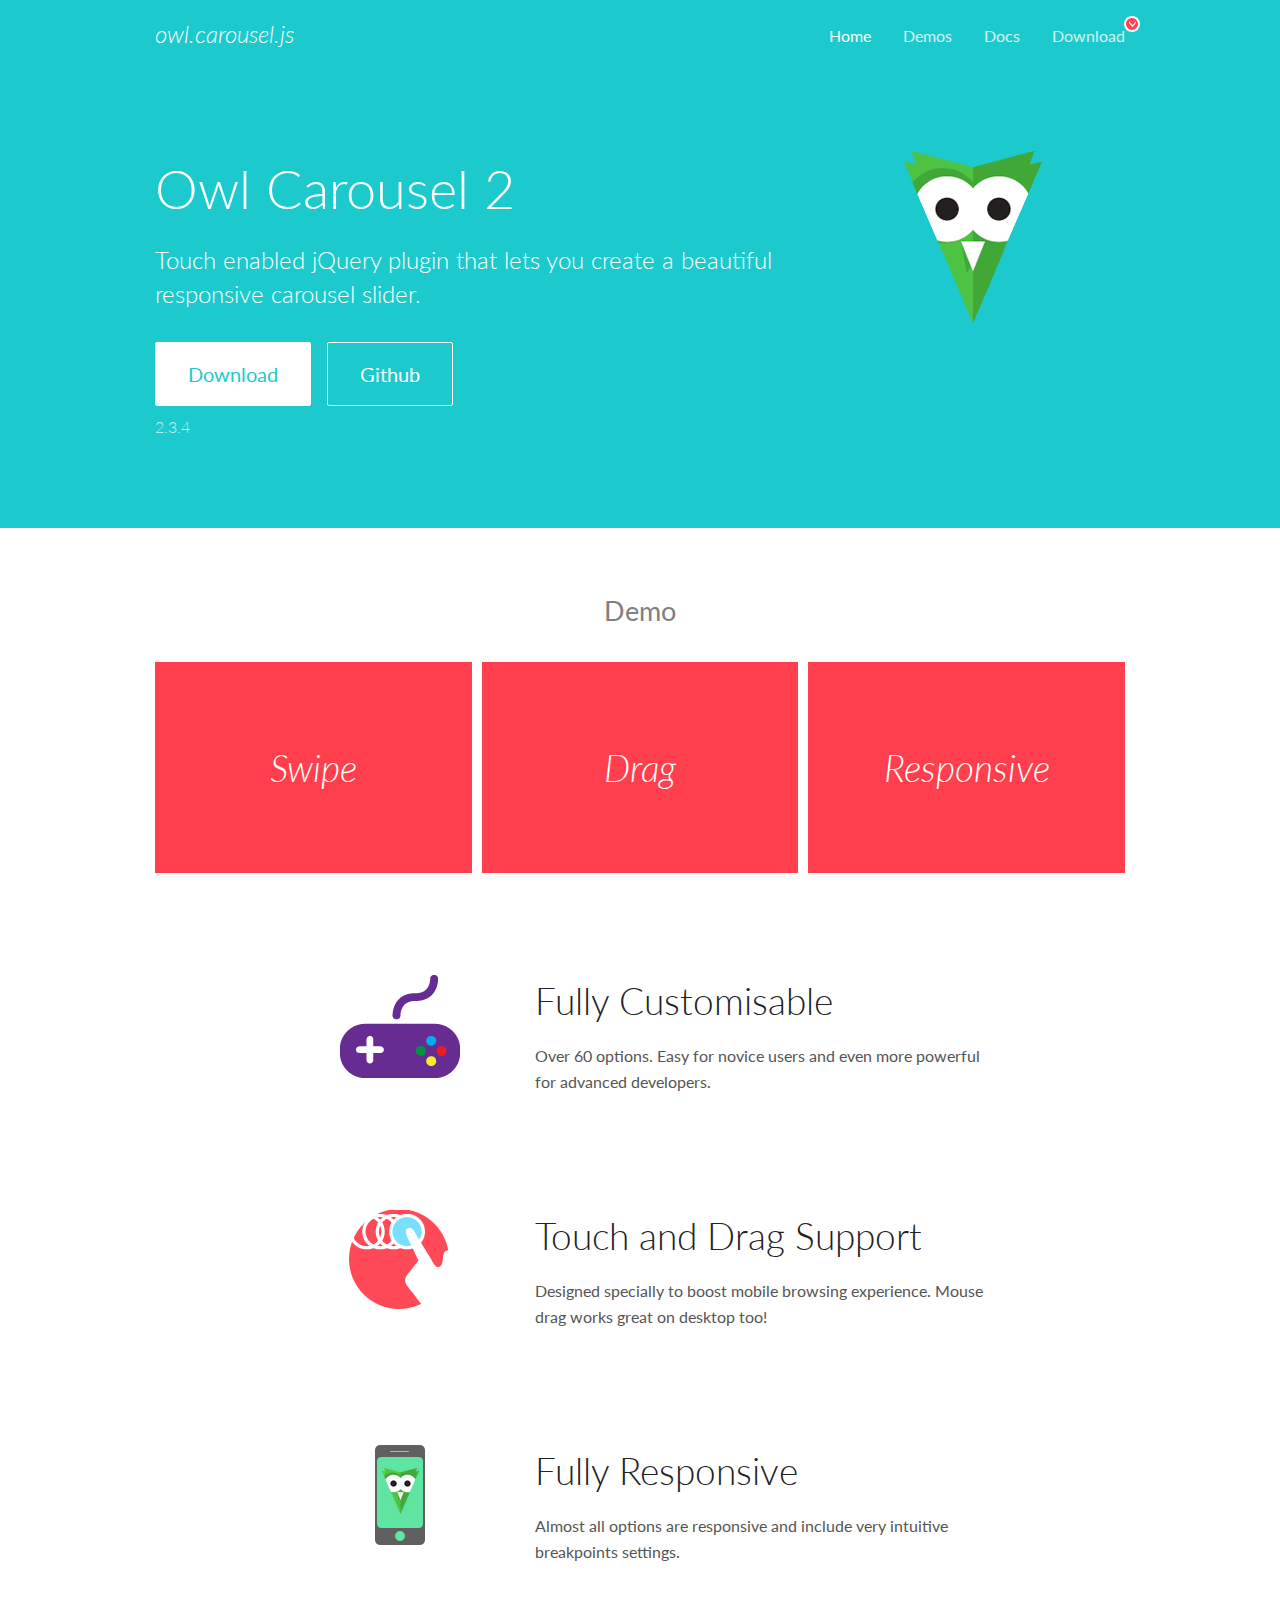
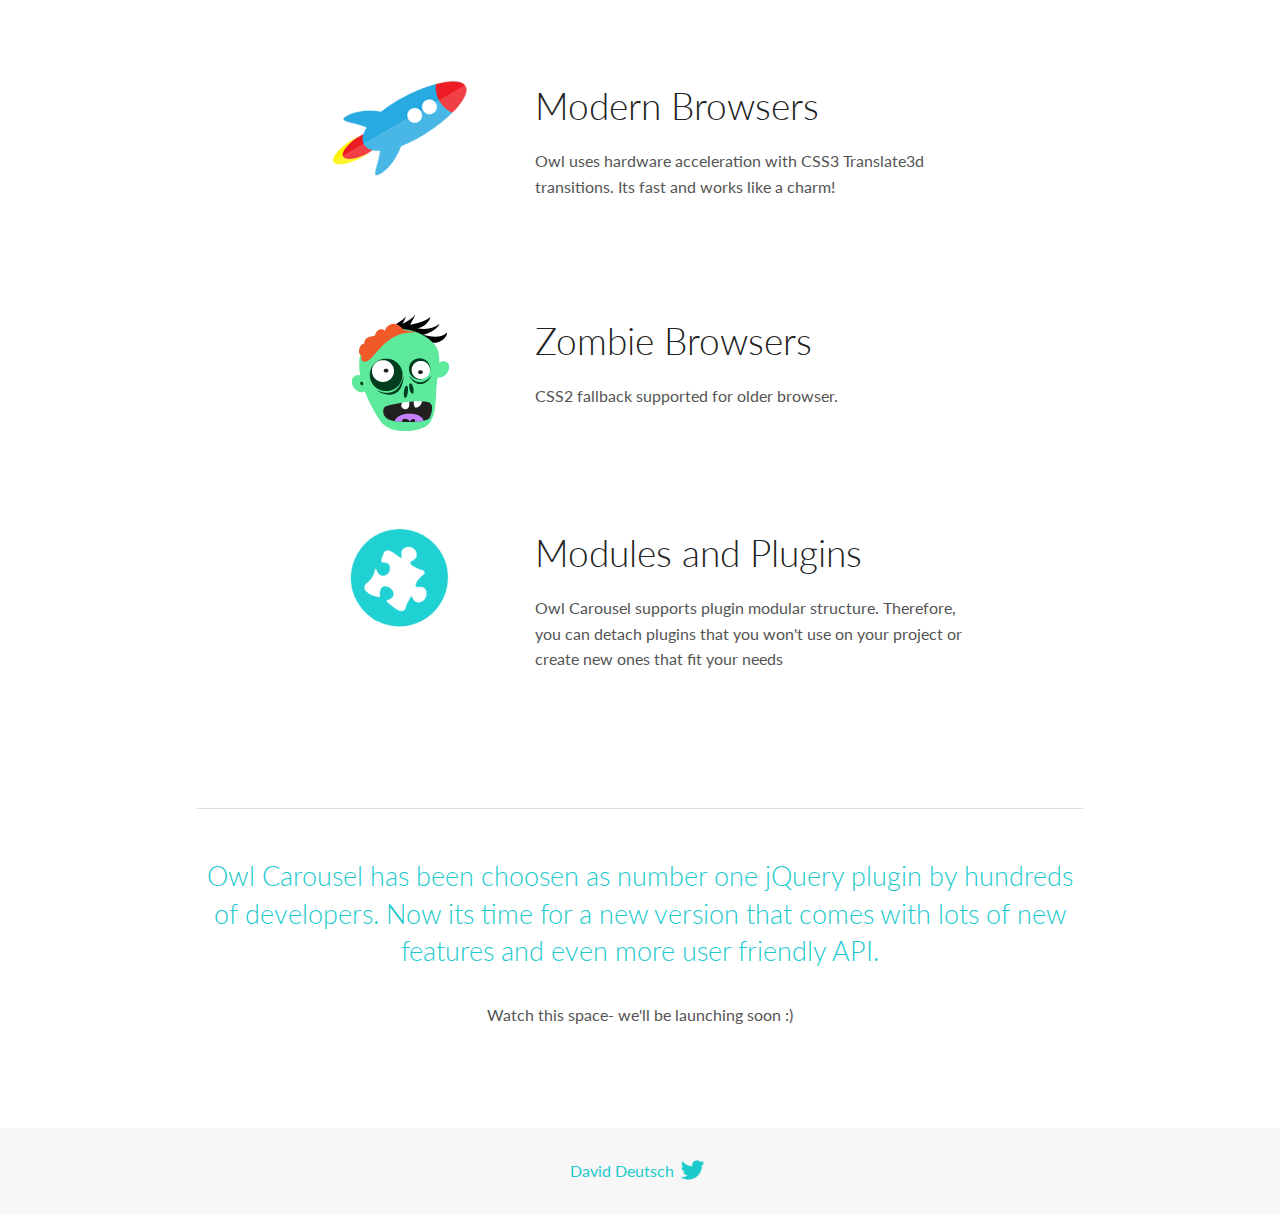
<file: OwlCarousel/docs/index.html>
<!DOCTYPE html>
<html lang="en">
  <head>

    <!-- head -->
    <meta charset="utf-8">
    <meta name="msapplication-tap-highlight" content="no" />
    <meta name="viewport" content="width=device-width, initial-scale=1.0" />
    <meta name="description" content="Touch enabled jQuery plugin that lets you create beautiful responsive carousel slider.">
    <meta name="author" content="David Deutsch">
    <title>
      Home | Owl Carousel | 2.3.4
    </title>

    <!-- Stylesheets -->
    <link href='https://fonts.googleapis.com/css?family=Lato:300,400,700,400italic,300italic' rel='stylesheet' type='text/css'>
    <link rel="stylesheet" href="assets/css/docs.theme.min.css">

    <!-- Owl Stylesheets -->
    <link rel="stylesheet" href="assets/owlcarousel/assets/owl.carousel.min.css">
    <link rel="stylesheet" href="assets/owlcarousel/assets/owl.theme.default.min.css">

    <!-- HTML5 shim and Respond.js IE8 support of HTML5 elements and media queries -->

    <!--[if lt IE 9]>
      <script src="https://oss.maxcdn.com/libs/html5shiv/3.7.0/html5shiv.js"></script>
      <script src="https://oss.maxcdn.com/libs/respond.js/1.3.0/respond.min.js"></script>
    <![endif]-->

    <!-- Favicons -->
    <link rel="apple-touch-icon-precomposed" sizes="144x144" href="assets/ico/apple-touch-icon-144-precomposed.png">
    <link rel="shortcut icon" href="assets/ico/favicon.png">
    <link rel="shortcut icon" href="favicon.ico">

    <!-- Yeah i know js should not be in header. Its required for demos.-->

    <!-- javascript -->
    <script src="assets/vendors/jquery.min.js"></script>
    <script src="assets/owlcarousel/owl.carousel.js"></script>
  </head>
  <body>

    <!-- header -->
    <header class="header">
      <div class="row">
        <div class="large-12 columns">
          <div class="brand left">
            <h3>
              <a href="/OwlCarousel2/">owl.carousel.js</a> 
            </h3>
          </div>
          <a id="toggle-nav" class="right">
            <span></span> <span></span> <span></span> 
          </a> 
          <div class="nav-bar">
            <ul class="clearfix">
              <li class="active">
                <a href="/OwlCarousel2/index.html">Home</a> 
              </li>
              <li> <a href="/OwlCarousel2/demos/demos.html">Demos</a>  </li>
              <li> <a href="/OwlCarousel2/docs/started-welcome.html">Docs</a>  </li>
              <li>
                <a href="https://github.com/OwlCarousel2/OwlCarousel2/archive/2.3.4.zip">Download</a> 
                <span class="download"></span> 
              </li>
            </ul>
          </div>
        </div>
      </div>
    </header>

    <!-- home panel -->
    <section id="hero">
      <div class="row">
        <div class="large-8 medium-8 columns">
          <h1>Owl Carousel 2</h1>
          <h4>Touch enabled jQuery plugin that lets you create a beautiful responsive carousel slider.</h4>
          <a href="https://github.com/OwlCarousel2/OwlCarousel2/archive/2.3.4.zip" class="hero-button">Download</a> 
          <a href="https://github.com/OwlCarousel2/OwlCarousel2" class="hero-button outline">Github</a> 
          <p>2.3.4</p>
        </div>
        <div class="large-4 medium-4 columns">
          <img class="owl-logo" src="assets/img/owl-logo.png" alt="mr. Owl">
        </div>
      </div>
    </section>

    <!-- body -->
    <div class="home-demo">
      <div class="row">
        <div class="large-12 columns">
          <h3>Demo</h3>
          <div class="owl-carousel">
            <div class="item">
              <h2>Swipe</h2>
            </div>
            <div class="item">
              <h2>Drag</h2>
            </div>
            <div class="item">
              <h2>Responsive</h2>
            </div>
            <div class="item">
              <h2>CSS3</h2>
            </div>
            <div class="item">
              <h2>Fast</h2>
            </div>
            <div class="item">
              <h2>Easy</h2>
            </div>
            <div class="item">
              <h2>Free</h2>
            </div>
            <div class="item">
              <h2>Upgradable</h2>
            </div>
            <div class="item">
              <h2>Tons of options</h2>
            </div>
            <div class="item">
              <h2>Infinity</h2>
            </div>
            <div class="item">
              <h2>Auto Width</h2>
            </div>
          </div>
        </div>
      </div>
    </div>
    <script>
      var owl = $('.owl-carousel');
      owl.owlCarousel({
        margin: 10,
        loop: true,
        responsive: {
          0: {
            items: 1
          },
          600: {
            items: 2
          },
          1000: {
            items: 3
          }
        }
      })
    </script>

    <!-- features -->
    <div id="features">
      <div class="row">
        <div class="small-12 medium-9 small-centered columns">
          <section class="row feature">
            <div class="medium-4 small-12 columns">
              <img src="assets/img/feature-options.png" alt="">
            </div>
            <div class="medium-8 small-12 columns">
              <h2>Fully Customisable</h2>
              <p>Over 60 options. Easy for novice users and even more powerful for advanced developers.</p>
            </div>
          </section>
          <section class="row feature">
            <div class="medium-4 small-12 columns">
              <img src="assets/img/feature-drag.png" alt="">
            </div>
            <div class="medium-8 small-12 columns">
              <h2>Touch and Drag Support</h2>
              <p>Designed specially to boost mobile browsing experience. Mouse drag works great on desktop too!</p>
            </div>
          </section>
          <section class="row feature">
            <div class="medium-4 small-12 columns">
              <img src="assets/img/feature-responsive.png" alt="">
            </div>
            <div class="medium-8 small-12 columns">
              <h2>Fully Responsive</h2>
              <p>Almost all options are responsive and include very intuitive breakpoints settings.</p>
            </div>
          </section>
          <section class="row feature">
            <div class="medium-4 small-12 columns">
              <img src="assets/img/feature-modern.png" alt="">
            </div>
            <div class="medium-8 small-12 columns">
              <h2>Modern Browsers</h2>
              <p>Owl uses hardware acceleration with CSS3 Translate3d transitions. Its fast and works like a charm! </p>
            </div>
          </section>
          <section class="row feature">
            <div class="medium-4 small-12 columns">
              <img src="assets/img/feature-zombie.png" alt="">
            </div>
            <div class="medium-8 small-12 columns">
              <h2>Zombie Browsers</h2>
              <p>CSS2 fallback supported for older browser.</p>
            </div>
          </section>
          <section class="row feature">
            <div class="medium-4 small-12 columns">
              <img src="assets/img/feature-module.png" alt="">
            </div>
            <div class="medium-8 small-12 columns">
              <h2>Modules and Plugins</h2>
              <p>Owl Carousel supports plugin modular structure. Therefore, you can detach plugins that you won&#x27;t use on your project or create new ones that fit your needs</p>
            </div>
          </section>
        </div>
      </div>
    </div>

    <!-- footer -->
    <section id="teaser-text">
      <div class="row">
        <div class="small-12 medium-11 small-centered columns">
          <hr>
          <h3 id="owl-carousel-has-been-choosen-as-number-one-jquery-plugin-by-hundreds-of-developers-now-its-time-for-a-new-version-that-comes-with-lots-of-new-features-and-even-more-user-friendly-api-">Owl Carousel has been choosen as number one jQuery plugin by hundreds of developers. Now its time for a new version that comes with lots of new features and even more user friendly API.</h3>
          <p>Watch this space- we&#39;ll be launching soon :)</p>
        </div>
      </div>
    </section>

    <!-- footer -->
    <footer class="footer">
      <div class="row">
        <div class="large-12 columns">
          <h5>
            <a href="/OwlCarousel2/docs/support-contact.html">David Deutsch</a> 
            <a id="custom-tweet-button" href="https://twitter.com/share?url=https://github.com/OwlCarousel2/OwlCarousel2&text=Owl Carousel - This is so awesome! " target="_blank"></a> 
          </h5>
        </div>
      </div>
    </footer>

    <!-- vendors -->
    <script src="assets/vendors/highlight.js"></script>
    <script src="assets/js/app.js"></script>
  </body>
</html>
</file>
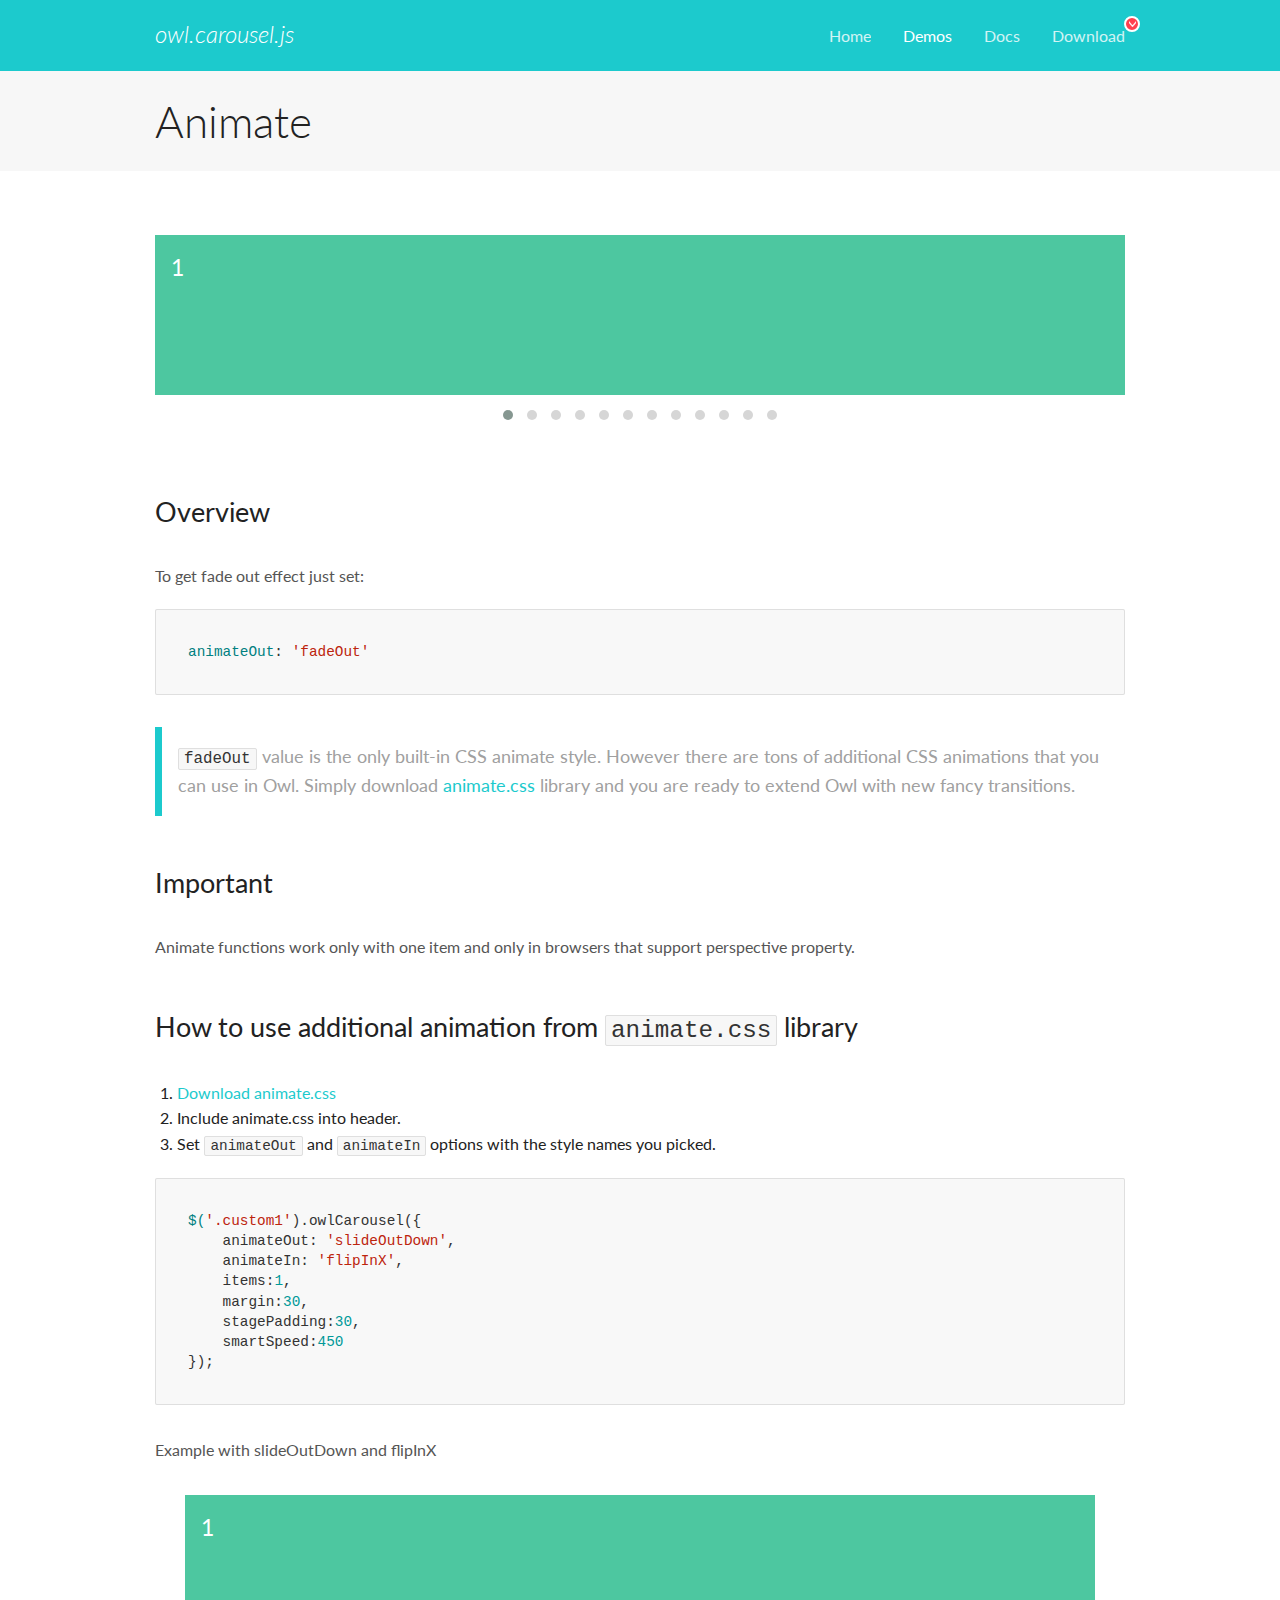
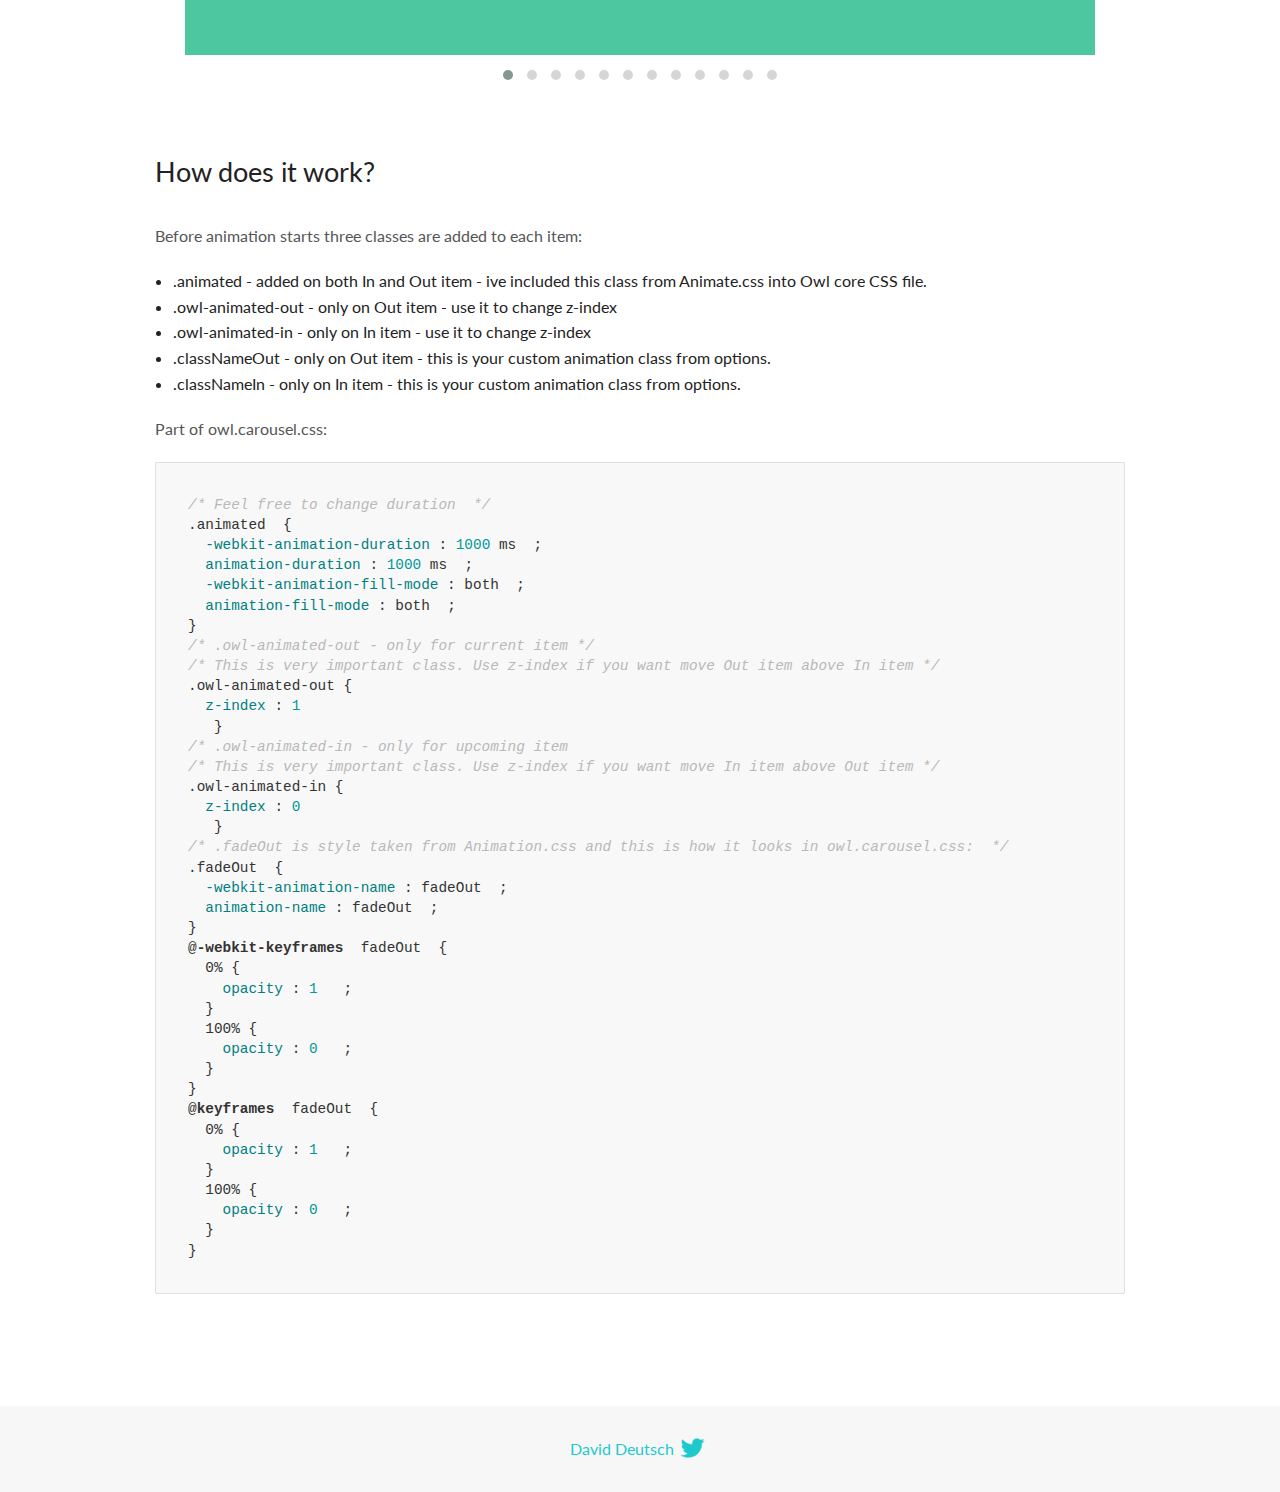
<file: OwlCarousel/docs/demos/animate.html>
<!DOCTYPE html>
<html lang="en">
  <head>

    <!-- head -->
    <meta charset="utf-8">
    <meta name="msapplication-tap-highlight" content="no" />
    <meta name="viewport" content="width=device-width, initial-scale=1.0" />
    <meta name="description" content="Animate carousel">
    <meta name="author" content="David Deutsch">
    <title>
      Animate Demo | Owl Carousel | 2.3.4
    </title>

    <!-- Stylesheets -->
    <link href='https://fonts.googleapis.com/css?family=Lato:300,400,700,400italic,300italic' rel='stylesheet' type='text/css'>
    <link rel="stylesheet" href="../assets/css/docs.theme.min.css">

    <!-- Owl Stylesheets -->
    <link rel="stylesheet" href="../assets/owlcarousel/assets/owl.carousel.min.css">
    <link rel="stylesheet" href="../assets/owlcarousel/assets/owl.theme.default.min.css">

    <!-- HTML5 shim and Respond.js IE8 support of HTML5 elements and media queries -->

    <!--[if lt IE 9]>
      <script src="https://oss.maxcdn.com/libs/html5shiv/3.7.0/html5shiv.js"></script>
      <script src="https://oss.maxcdn.com/libs/respond.js/1.3.0/respond.min.js"></script>
    <![endif]-->

    <!-- Favicons -->
    <link rel="apple-touch-icon-precomposed" sizes="144x144" href="../assets/ico/apple-touch-icon-144-precomposed.png">
    <link rel="shortcut icon" href="../assets/ico/favicon.png">
    <link rel="shortcut icon" href="favicon.ico">

    <!-- Yeah i know js should not be in header. Its required for demos.-->

    <!-- javascript -->
    <script src="../assets/vendors/jquery.min.js"></script>
    <script src="../assets/owlcarousel/owl.carousel.js"></script>
  </head>
  <body>

    <!-- header -->
    <header class="header">
      <div class="row">
        <div class="large-12 columns">
          <div class="brand left">
            <h3>
              <a href="/OwlCarousel2/">owl.carousel.js</a> 
            </h3>
          </div>
          <a id="toggle-nav" class="right">
            <span></span> <span></span> <span></span> 
          </a> 
          <div class="nav-bar">
            <ul class="clearfix">
              <li> <a href="/OwlCarousel2/index.html">Home</a>  </li>
              <li class="active">
                <a href="/OwlCarousel2/demos/demos.html">Demos</a> 
              </li>
              <li> <a href="/OwlCarousel2/docs/started-welcome.html">Docs</a>  </li>
              <li>
                <a href="https://github.com/OwlCarousel2/OwlCarousel2/archive/2.3.4.zip">Download</a> 
                <span class="download"></span> 
              </li>
            </ul>
          </div>
        </div>
      </div>
    </header>

    <!-- title -->
    <section class="title">
      <div class="row">
        <div class="large-12 columns">
          <h1>Animate</h1>
        </div>
      </div>
    </section>

    <!--  Demos -->
    <section id="demos">
      <div class="row">
        <div class="large-12 columns">
          <div class="fadeOut owl-carousel owl-theme">
            <div class="item">
              <h4>1</h4>
            </div>
            <div class="item">
              <h4>2</h4>
            </div>
            <div class="item">
              <h4>3</h4>
            </div>
            <div class="item">
              <h4>4</h4>
            </div>
            <div class="item">
              <h4>5</h4>
            </div>
            <div class="item">
              <h4>6</h4>
            </div>
            <div class="item">
              <h4>7</h4>
            </div>
            <div class="item">
              <h4>8</h4>
            </div>
            <div class="item">
              <h4>9</h4>
            </div>
            <div class="item">
              <h4>10</h4>
            </div>
            <div class="item">
              <h4>11</h4>
            </div>
            <div class="item">
              <h4>12</h4>
            </div>
          </div>
          <h3 id="overview">Overview</h3>
          <p>To get fade out effect just set:</p>
          <pre><code>animateOut: &#39;fadeOut&#39;</code></pre>
          <blockquote>
            <p><code>fadeOut</code> value is the only built-in CSS animate style. However there are tons of additional CSS animations that you can use in Owl. Simply download
              <a href="https://daneden.github.io/animate.css/">animate.css</a>  library and you are ready to extend Owl with new fancy transitions.</p>
          </blockquote>
          <h3 id="important">Important</h3>
          <p>Animate functions work only with one item and only in browsers that support perspective property.</p>
          <h3 id="how-to-use-additional-animation-from-animate-css-library">How to use additional animation from <code>animate.css</code> library</h3>
          <ol>
            <li> <a href="https://daneden.github.io/animate.css/">Download animate.css</a>  </li>
            <li>Include animate.css into header.</li>
            <li>Set <code>animateOut</code> and <code>animateIn</code> options with the style names you picked.</li>
          </ol>
          <pre><code>$(&#39;.custom1&#39;).owlCarousel({
    animateOut: &#39;slideOutDown&#39;,
    animateIn: &#39;flipInX&#39;,
    items:1,
    margin:30,
    stagePadding:30,
    smartSpeed:450
});</code></pre>
          <p>Example with slideOutDown and flipInX</p>
          <div class="custom1 owl-carousel owl-theme">
            <div class="item">
              <h4>1</h4>
            </div>
            <div class="item">
              <h4>2</h4>
            </div>
            <div class="item">
              <h4>3</h4>
            </div>
            <div class="item">
              <h4>4</h4>
            </div>
            <div class="item">
              <h4>5</h4>
            </div>
            <div class="item">
              <h4>6</h4>
            </div>
            <div class="item">
              <h4>7</h4>
            </div>
            <div class="item">
              <h4>8</h4>
            </div>
            <div class="item">
              <h4>9</h4>
            </div>
            <div class="item">
              <h4>10</h4>
            </div>
            <div class="item">
              <h4>11</h4>
            </div>
            <div class="item">
              <h4>12</h4>
            </div>
          </div>
          <h3 id="how-does-it-work-">How does it work?</h3>
          <p>Before animation starts three classes are added to each item:</p>
          <ul>
            <li>.animated - added on both In and Out item - ive included this class from Animate.css into Owl core CSS file.</li>
            <li>.owl-animated-out - only on Out item - use it to change z-index</li>
            <li>.owl-animated-in - only on In item - use it to change z-index</li>
            <li>.classNameOut - only on Out item - this is your custom animation class from options.</li>
            <li>.classNameIn - only on In item - this is your custom animation class from options.</li>
          </ul>
          <p>Part of owl.carousel.css:</p>
          <pre><code class="language-css"><span class="comment">/* Feel free to change duration  */</span> 
<span class="class">.animated</span>  <span class="rules">{
  <span class="rule"><span class="attribute">-webkit-animation-duration</span> :<span class="value"> <span class="number">1000</span> ms</span> </span> ;
  <span class="rule"><span class="attribute">animation-duration</span> :<span class="value"> <span class="number">1000</span> ms</span> </span> ;
  <span class="rule"><span class="attribute">-webkit-animation-fill-mode</span> :<span class="value"> both</span> </span> ;
  <span class="rule"><span class="attribute">animation-fill-mode</span> :<span class="value"> both</span> </span> ;
<span class="rule">}</span> </span> 
<span class="comment">/* .owl-animated-out - only for current item */</span> 
<span class="comment">/* This is very important class. Use z-index if you want move Out item above In item */</span> 
<span class="class">.owl-animated-out</span> <span class="rules">{
  <span class="rule"><span class="attribute">z-index</span> :<span class="value"> <span class="number">1</span> 
</span> </span> </span> }
<span class="comment">/* .owl-animated-in - only for upcoming item
/* This is very important class. Use z-index if you want move In item above Out item */</span> 
<span class="class">.owl-animated-in</span> <span class="rules">{
  <span class="rule"><span class="attribute">z-index</span> :<span class="value"> <span class="number">0</span> 
</span> </span> </span> }
<span class="comment">/* .fadeOut is style taken from Animation.css and this is how it looks in owl.carousel.css:  */</span> 
<span class="class">.fadeOut</span>  <span class="rules">{
  <span class="rule"><span class="attribute">-webkit-animation-name</span> :<span class="value"> fadeOut</span> </span> ;
  <span class="rule"><span class="attribute">animation-name</span> :<span class="value"> fadeOut</span> </span> ;
<span class="rule">}</span> </span> 
<span class="at_rule">@<span class="keyword">-webkit-keyframes</span>  fadeOut </span> {
  0% <span class="rules">{
    <span class="rule"><span class="attribute">opacity</span> :<span class="value"> <span class="number">1</span> </span> </span> ;
  <span class="rule">}</span> </span> 
  100% <span class="rules">{
    <span class="rule"><span class="attribute">opacity</span> :<span class="value"> <span class="number">0</span> </span> </span> ;
  <span class="rule">}</span> </span> 
}
<span class="at_rule">@<span class="keyword">keyframes</span>  fadeOut </span> {
  0% <span class="rules">{
    <span class="rule"><span class="attribute">opacity</span> :<span class="value"> <span class="number">1</span> </span> </span> ;
  <span class="rule">}</span> </span> 
  100% <span class="rules">{
    <span class="rule"><span class="attribute">opacity</span> :<span class="value"> <span class="number">0</span> </span> </span> ;
  <span class="rule">}</span> </span> 
}</code></pre>
          <link rel="stylesheet" href="../assets/css/animate.css">
          <script>
            jQuery(document).ready(function($) {
              $('.fadeOut').owlCarousel({
                items: 1,
                animateOut: 'fadeOut',
                loop: true,
                margin: 10,
              });
              $('.custom1').owlCarousel({
                animateOut: 'slideOutDown',
                animateIn: 'flipInX',
                items: 1,
                margin: 30,
                stagePadding: 30,
                smartSpeed: 450
              });
            });
          </script>
        </div>
      </div>
    </section>

    <!-- footer -->
    <footer class="footer">
      <div class="row">
        <div class="large-12 columns">
          <h5>
            <a href="/OwlCarousel2/docs/support-contact.html">David Deutsch</a> 
            <a id="custom-tweet-button" href="https://twitter.com/share?url=https://github.com/OwlCarousel2/OwlCarousel2&text=Owl Carousel - This is so awesome! " target="_blank"></a> 
          </h5>
        </div>
      </div>
    </footer>

    <!-- vendors -->
    <script src="../assets/vendors/highlight.js"></script>
    <script src="../assets/js/app.js"></script>
  </body>
</html>
</file>
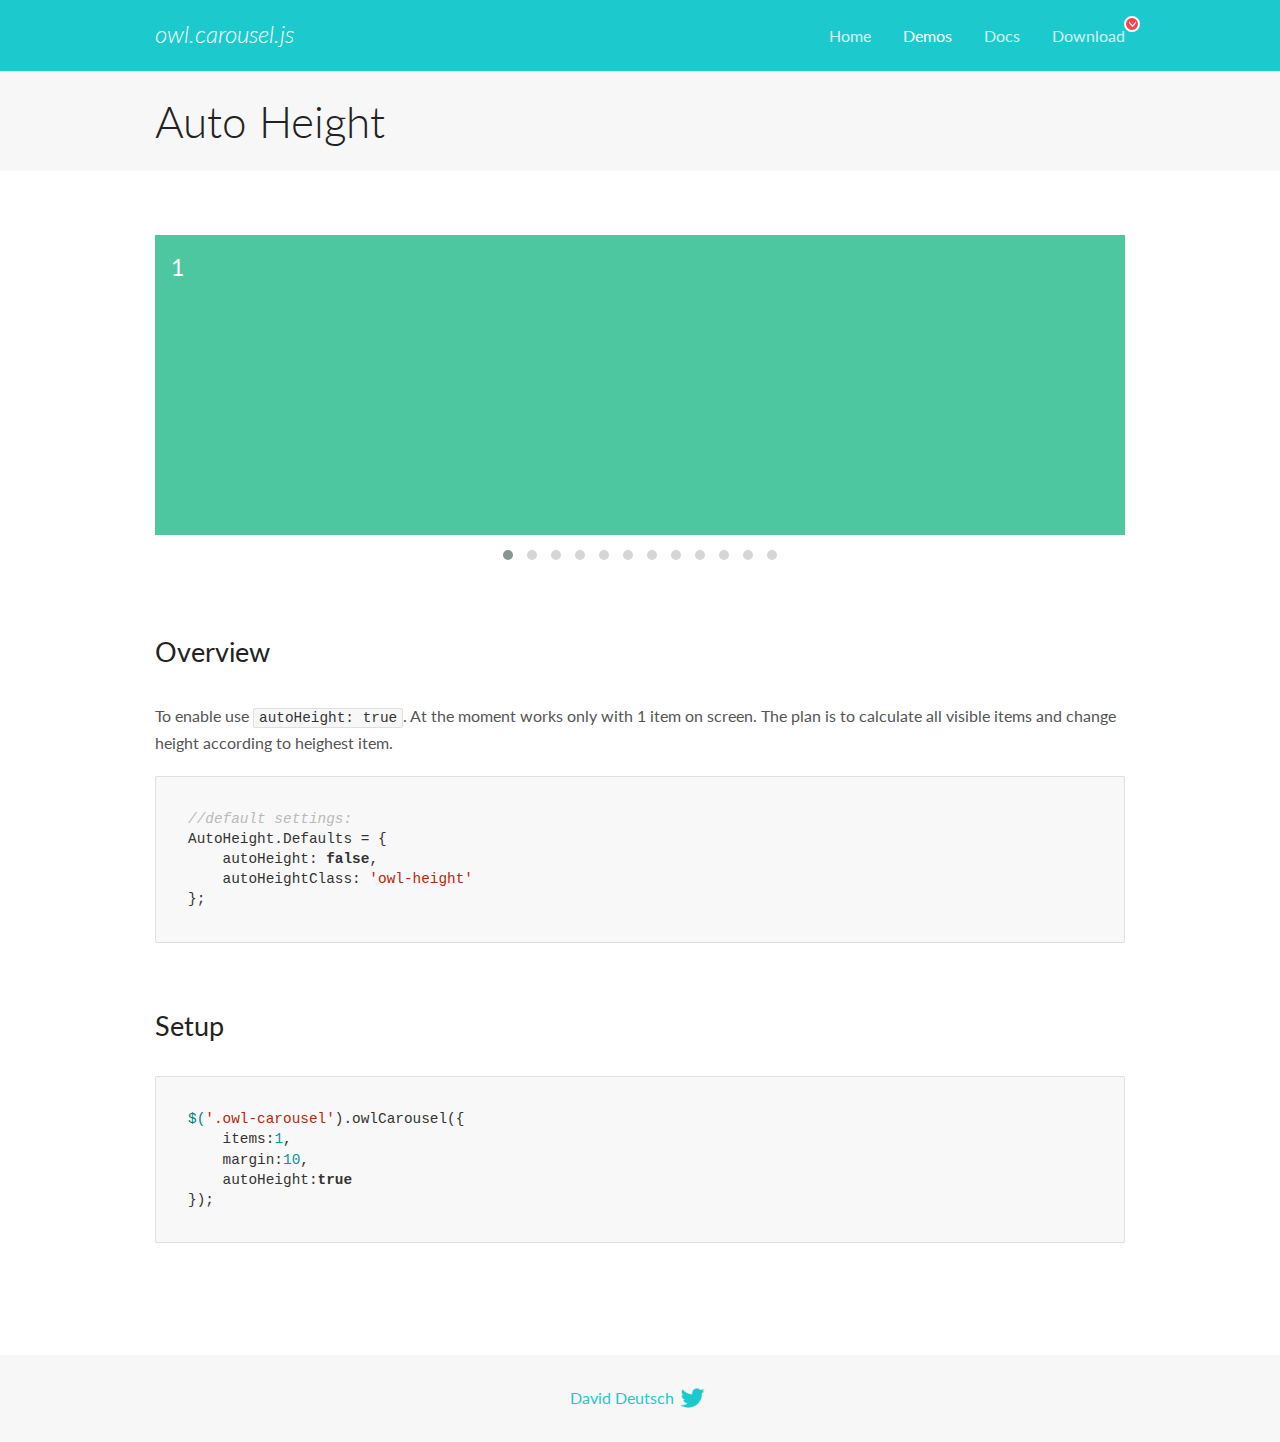
<file: OwlCarousel/docs/demos/autoheight.html>
<!DOCTYPE html>
<html lang="en">
  <head>

    <!-- head -->
    <meta charset="utf-8">
    <meta name="msapplication-tap-highlight" content="no" />
    <meta name="viewport" content="width=device-width, initial-scale=1.0" />
    <meta name="description" content="autoHeight usage demo">
    <meta name="author" content="David Deutsch">
    <title>
      Auto Height Demo | Owl Carousel | 2.3.4
    </title>

    <!-- Stylesheets -->
    <link href='https://fonts.googleapis.com/css?family=Lato:300,400,700,400italic,300italic' rel='stylesheet' type='text/css'>
    <link rel="stylesheet" href="../assets/css/docs.theme.min.css">

    <!-- Owl Stylesheets -->
    <link rel="stylesheet" href="../assets/owlcarousel/assets/owl.carousel.min.css">
    <link rel="stylesheet" href="../assets/owlcarousel/assets/owl.theme.default.min.css">

    <!-- HTML5 shim and Respond.js IE8 support of HTML5 elements and media queries -->

    <!--[if lt IE 9]>
      <script src="https://oss.maxcdn.com/libs/html5shiv/3.7.0/html5shiv.js"></script>
      <script src="https://oss.maxcdn.com/libs/respond.js/1.3.0/respond.min.js"></script>
    <![endif]-->

    <!-- Favicons -->
    <link rel="apple-touch-icon-precomposed" sizes="144x144" href="../assets/ico/apple-touch-icon-144-precomposed.png">
    <link rel="shortcut icon" href="../assets/ico/favicon.png">
    <link rel="shortcut icon" href="favicon.ico">

    <!-- Yeah i know js should not be in header. Its required for demos.-->

    <!-- javascript -->
    <script src="../assets/vendors/jquery.min.js"></script>
    <script src="../assets/owlcarousel/owl.carousel.js"></script>
  </head>
  <body>

    <!-- header -->
    <header class="header">
      <div class="row">
        <div class="large-12 columns">
          <div class="brand left">
            <h3>
              <a href="/OwlCarousel2/">owl.carousel.js</a> 
            </h3>
          </div>
          <a id="toggle-nav" class="right">
            <span></span> <span></span> <span></span> 
          </a> 
          <div class="nav-bar">
            <ul class="clearfix">
              <li> <a href="/OwlCarousel2/index.html">Home</a>  </li>
              <li class="active">
                <a href="/OwlCarousel2/demos/demos.html">Demos</a> 
              </li>
              <li> <a href="/OwlCarousel2/docs/started-welcome.html">Docs</a>  </li>
              <li>
                <a href="https://github.com/OwlCarousel2/OwlCarousel2/archive/2.3.4.zip">Download</a> 
                <span class="download"></span> 
              </li>
            </ul>
          </div>
        </div>
      </div>
    </header>

    <!-- title -->
    <section class="title">
      <div class="row">
        <div class="large-12 columns">
          <h1>Auto Height</h1>
        </div>
      </div>
    </section>

    <!--  Demos -->
    <section id="demos">
      <div class="row">
        <div class="large-12 columns">
          <div class="owl-carousel owl-theme">
            <div class="item" style="height:300px">
              <h4>1</h4>
            </div>
            <div class="item" style="height:100px">
              <h4>2</h4>
            </div>
            <div class="item" style="height:500px">
              <h4>3</h4>
            </div>
            <div class="item" style="height:250px">
              <h4>4</h4>
            </div>
            <div class="item" style="height:400px">
              <h4>5</h4>
            </div>
            <div class="item" style="height:500px">
              <h4>6</h4>
            </div>
            <div class="item" style="height:600px">
              <h4>7</h4>
            </div>
            <div class="item" style="height:400px">
              <h4>8</h4>
            </div>
            <div class="item" style="height:300px">
              <h4>9</h4>
            </div>
            <div class="item" style="height:350px">
              <h4>10</h4>
            </div>
            <div class="item" style="height:200px">
              <h4>11</h4>
            </div>
            <div class="item" style="height:150px">
              <h4>12</h4>
            </div>
          </div>
          <h3 id="overview">Overview</h3>
          <p>To enable use <code>autoHeight: true</code>. At the moment works only with 1 item on screen. The plan is to calculate all visible items and change height according to heighest item.</p>
          <pre><code>//default settings:
AutoHeight.Defaults = {
    autoHeight: false,
    autoHeightClass: &#39;owl-height&#39;
};</code></pre>
          <h3 id="setup">Setup</h3>
          <pre><code>$(&#39;.owl-carousel&#39;).owlCarousel({
    items:1,
    margin:10,
    autoHeight:true
});</code></pre>
          <script>
            $(document).ready(function() {
              $('.owl-carousel').owlCarousel({
                items: 1,
                margin: 10,
                autoHeight: true
              });
            })
          </script>
        </div>
      </div>
    </section>

    <!-- footer -->
    <footer class="footer">
      <div class="row">
        <div class="large-12 columns">
          <h5>
            <a href="/OwlCarousel2/docs/support-contact.html">David Deutsch</a> 
            <a id="custom-tweet-button" href="https://twitter.com/share?url=https://github.com/OwlCarousel2/OwlCarousel2&text=Owl Carousel - This is so awesome! " target="_blank"></a> 
          </h5>
        </div>
      </div>
    </footer>

    <!-- vendors -->
    <script src="../assets/vendors/highlight.js"></script>
    <script src="../assets/js/app.js"></script>
  </body>
</html>
</file>
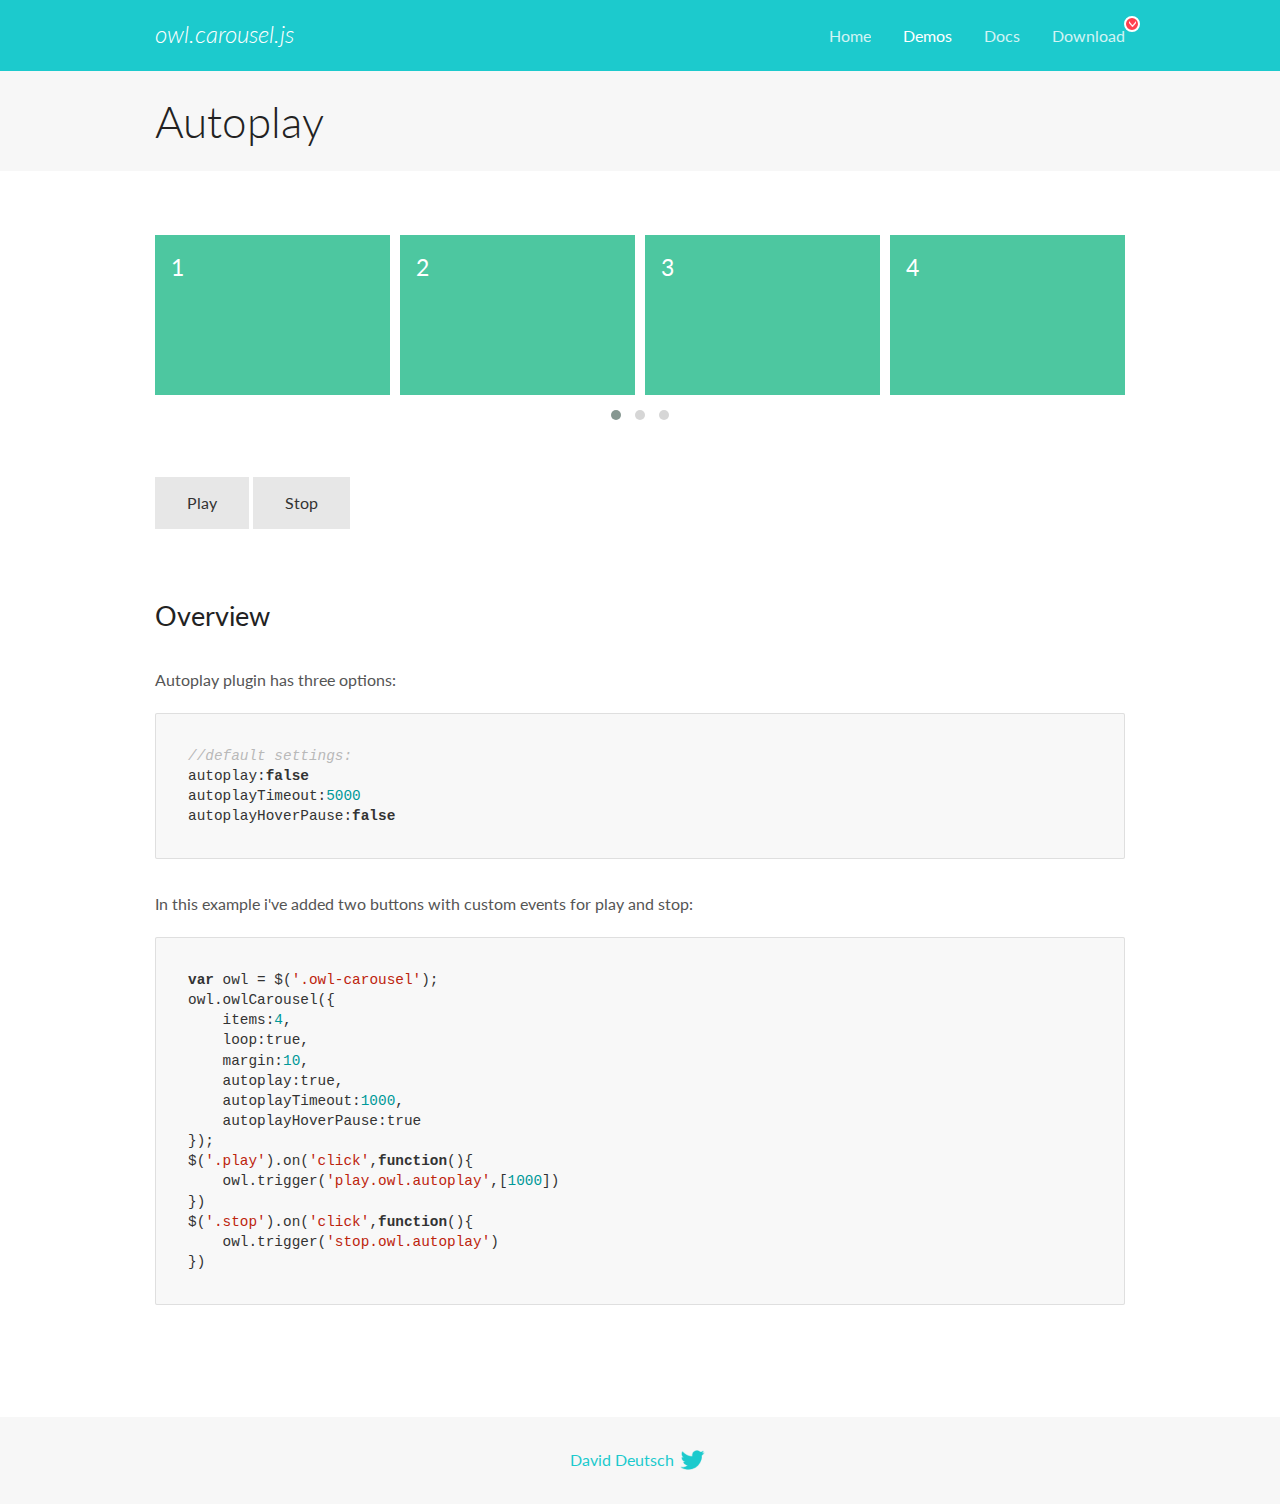
<file: OwlCarousel/docs/demos/autoplay.html>
<!DOCTYPE html>
<html lang="en">
  <head>

    <!-- head -->
    <meta charset="utf-8">
    <meta name="msapplication-tap-highlight" content="no" />
    <meta name="viewport" content="width=device-width, initial-scale=1.0" />
    <meta name="description" content="Autoplay usage demo">
    <meta name="author" content="David Deutsch">
    <title>
      Autoplay Demo | Owl Carousel | 2.3.4
    </title>

    <!-- Stylesheets -->
    <link href='https://fonts.googleapis.com/css?family=Lato:300,400,700,400italic,300italic' rel='stylesheet' type='text/css'>
    <link rel="stylesheet" href="../assets/css/docs.theme.min.css">

    <!-- Owl Stylesheets -->
    <link rel="stylesheet" href="../assets/owlcarousel/assets/owl.carousel.min.css">
    <link rel="stylesheet" href="../assets/owlcarousel/assets/owl.theme.default.min.css">

    <!-- HTML5 shim and Respond.js IE8 support of HTML5 elements and media queries -->

    <!--[if lt IE 9]>
      <script src="https://oss.maxcdn.com/libs/html5shiv/3.7.0/html5shiv.js"></script>
      <script src="https://oss.maxcdn.com/libs/respond.js/1.3.0/respond.min.js"></script>
    <![endif]-->

    <!-- Favicons -->
    <link rel="apple-touch-icon-precomposed" sizes="144x144" href="../assets/ico/apple-touch-icon-144-precomposed.png">
    <link rel="shortcut icon" href="../assets/ico/favicon.png">
    <link rel="shortcut icon" href="favicon.ico">

    <!-- Yeah i know js should not be in header. Its required for demos.-->

    <!-- javascript -->
    <script src="../assets/vendors/jquery.min.js"></script>
    <script src="../assets/owlcarousel/owl.carousel.js"></script>
  </head>
  <body>

    <!-- header -->
    <header class="header">
      <div class="row">
        <div class="large-12 columns">
          <div class="brand left">
            <h3>
              <a href="/OwlCarousel2/">owl.carousel.js</a> 
            </h3>
          </div>
          <a id="toggle-nav" class="right">
            <span></span> <span></span> <span></span> 
          </a> 
          <div class="nav-bar">
            <ul class="clearfix">
              <li> <a href="/OwlCarousel2/index.html">Home</a>  </li>
              <li class="active">
                <a href="/OwlCarousel2/demos/demos.html">Demos</a> 
              </li>
              <li> <a href="/OwlCarousel2/docs/started-welcome.html">Docs</a>  </li>
              <li>
                <a href="https://github.com/OwlCarousel2/OwlCarousel2/archive/2.3.4.zip">Download</a> 
                <span class="download"></span> 
              </li>
            </ul>
          </div>
        </div>
      </div>
    </header>

    <!-- title -->
    <section class="title">
      <div class="row">
        <div class="large-12 columns">
          <h1>Autoplay</h1>
        </div>
      </div>
    </section>

    <!--  Demos -->
    <section id="demos">
      <div class="row">
        <div class="large-12 columns">
          <div class="owl-carousel owl-theme">
            <div class="item">
              <h4>1</h4>
            </div>
            <div class="item">
              <h4>2</h4>
            </div>
            <div class="item">
              <h4>3</h4>
            </div>
            <div class="item">
              <h4>4</h4>
            </div>
            <div class="item">
              <h4>5</h4>
            </div>
            <div class="item">
              <h4>6</h4>
            </div>
            <div class="item">
              <h4>7</h4>
            </div>
            <div class="item">
              <h4>8</h4>
            </div>
            <div class="item">
              <h4>9</h4>
            </div>
            <div class="item">
              <h4>10</h4>
            </div>
            <div class="item">
              <h4>11</h4>
            </div>
            <div class="item">
              <h4>12</h4>
            </div>
          </div>
          <a class="button secondary play">Play</a> 
          <a class="button secondary stop">Stop</a> 
          <h3 id="overview">Overview</h3>
          <p>Autoplay plugin has three options:</p>
          <pre><code>//default settings:
autoplay:false
autoplayTimeout:5000
autoplayHoverPause:false</code></pre>
          <p>In this example i&#39;ve added two buttons with custom events for play and stop:</p>
          <pre><code>var owl = $(&#39;.owl-carousel&#39;);
owl.owlCarousel({
    items:4,
    loop:true,
    margin:10,
    autoplay:true,
    autoplayTimeout:1000,
    autoplayHoverPause:true
});
$(&#39;.play&#39;).on(&#39;click&#39;,function(){
    owl.trigger(&#39;play.owl.autoplay&#39;,[1000])
})
$(&#39;.stop&#39;).on(&#39;click&#39;,function(){
    owl.trigger(&#39;stop.owl.autoplay&#39;)
})</code></pre>
          <script>
            $(document).ready(function() {
              var owl = $('.owl-carousel');
              owl.owlCarousel({
                items: 4,
                loop: true,
                margin: 10,
                autoplay: true,
                autoplayTimeout: 1000,
                autoplayHoverPause: true
              });
              $('.play').on('click', function() {
                owl.trigger('play.owl.autoplay', [1000])
              })
              $('.stop').on('click', function() {
                owl.trigger('stop.owl.autoplay')
              })
            })
          </script>
        </div>
      </div>
    </section>

    <!-- footer -->
    <footer class="footer">
      <div class="row">
        <div class="large-12 columns">
          <h5>
            <a href="/OwlCarousel2/docs/support-contact.html">David Deutsch</a> 
            <a id="custom-tweet-button" href="https://twitter.com/share?url=https://github.com/OwlCarousel2/OwlCarousel2&text=Owl Carousel - This is so awesome! " target="_blank"></a> 
          </h5>
        </div>
      </div>
    </footer>

    <!-- vendors -->
    <script src="../assets/vendors/highlight.js"></script>
    <script src="../assets/js/app.js"></script>
  </body>
</html>
</file>
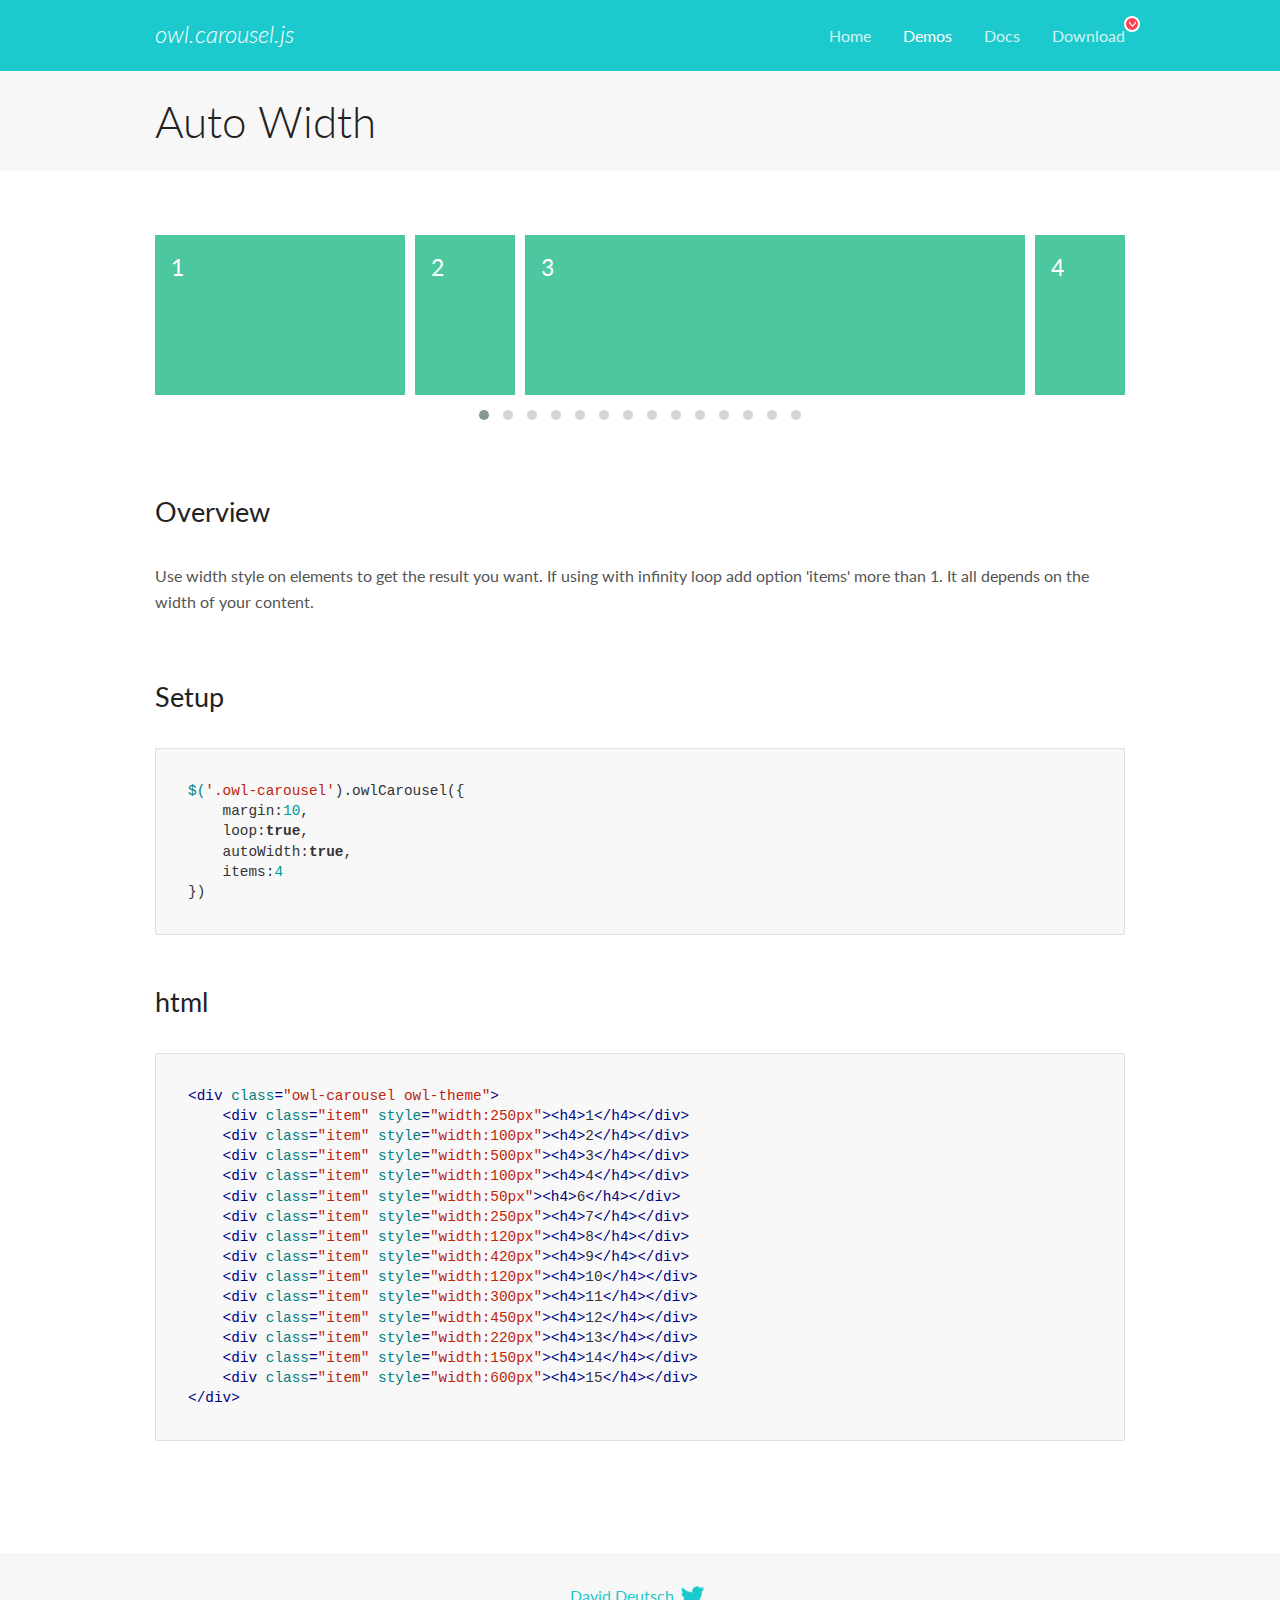
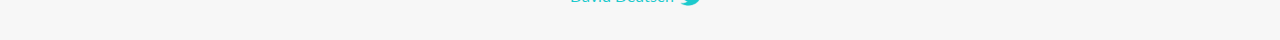
<file: OwlCarousel/docs/demos/autowidth.html>
<!DOCTYPE html>
<html lang="en">
  <head>

    <!-- head -->
    <meta charset="utf-8">
    <meta name="msapplication-tap-highlight" content="no" />
    <meta name="viewport" content="width=device-width, initial-scale=1.0" />
    <meta name="description" content="Auto Width">
    <meta name="author" content="David Deutsch">
    <title>
      Auto Width Demo | Owl Carousel | 2.3.4
    </title>

    <!-- Stylesheets -->
    <link href='https://fonts.googleapis.com/css?family=Lato:300,400,700,400italic,300italic' rel='stylesheet' type='text/css'>
    <link rel="stylesheet" href="../assets/css/docs.theme.min.css">

    <!-- Owl Stylesheets -->
    <link rel="stylesheet" href="../assets/owlcarousel/assets/owl.carousel.min.css">
    <link rel="stylesheet" href="../assets/owlcarousel/assets/owl.theme.default.min.css">

    <!-- HTML5 shim and Respond.js IE8 support of HTML5 elements and media queries -->

    <!--[if lt IE 9]>
      <script src="https://oss.maxcdn.com/libs/html5shiv/3.7.0/html5shiv.js"></script>
      <script src="https://oss.maxcdn.com/libs/respond.js/1.3.0/respond.min.js"></script>
    <![endif]-->

    <!-- Favicons -->
    <link rel="apple-touch-icon-precomposed" sizes="144x144" href="../assets/ico/apple-touch-icon-144-precomposed.png">
    <link rel="shortcut icon" href="../assets/ico/favicon.png">
    <link rel="shortcut icon" href="favicon.ico">

    <!-- Yeah i know js should not be in header. Its required for demos.-->

    <!-- javascript -->
    <script src="../assets/vendors/jquery.min.js"></script>
    <script src="../assets/owlcarousel/owl.carousel.js"></script>
  </head>
  <body>

    <!-- header -->
    <header class="header">
      <div class="row">
        <div class="large-12 columns">
          <div class="brand left">
            <h3>
              <a href="/OwlCarousel2/">owl.carousel.js</a> 
            </h3>
          </div>
          <a id="toggle-nav" class="right">
            <span></span> <span></span> <span></span> 
          </a> 
          <div class="nav-bar">
            <ul class="clearfix">
              <li> <a href="/OwlCarousel2/index.html">Home</a>  </li>
              <li class="active">
                <a href="/OwlCarousel2/demos/demos.html">Demos</a> 
              </li>
              <li> <a href="/OwlCarousel2/docs/started-welcome.html">Docs</a>  </li>
              <li>
                <a href="https://github.com/OwlCarousel2/OwlCarousel2/archive/2.3.4.zip">Download</a> 
                <span class="download"></span> 
              </li>
            </ul>
          </div>
        </div>
      </div>
    </header>

    <!-- title -->
    <section class="title">
      <div class="row">
        <div class="large-12 columns">
          <h1>Auto Width</h1>
        </div>
      </div>
    </section>

    <!--  Demos -->
    <section id="demos">
      <div class="row">
        <div class="large-12 columns">
          <div class="owl-carousel owl-theme">
            <div class="item" style="width:250px">
              <h4>1</h4>
            </div>
            <div class="item" style="width:100px">
              <h4>2</h4>
            </div>
            <div class="item" style="width:500px">
              <h4>3</h4>
            </div>
            <div class="item" style="width:100px">
              <h4>4</h4>
            </div>
            <div class="item" style="width:50px">
              <h4>6</h4>
            </div>
            <div class="item" style="width:250px">
              <h4>7</h4>
            </div>
            <div class="item" style="width:120px">
              <h4>8</h4>
            </div>
            <div class="item" style="width:420px">
              <h4>9</h4>
            </div>
            <div class="item" style="width:120px">
              <h4>10</h4>
            </div>
            <div class="item" style="width:300px">
              <h4>11</h4>
            </div>
            <div class="item" style="width:450px">
              <h4>12</h4>
            </div>
            <div class="item" style="width:220px">
              <h4>13</h4>
            </div>
            <div class="item" style="width:150px">
              <h4>14</h4>
            </div>
            <div class="item" style="width:600px">
              <h4>15</h4>
            </div>
          </div>
          <h3 id="overview">Overview</h3>
          <p>Use width style on elements to get the result you want. If using with infinity loop add option &#39;items&#39; more than 1. It all depends on the width of your content.</p>
          <h3 id="setup">Setup</h3>
          <pre><code>$(&#39;.owl-carousel&#39;).owlCarousel({
    margin:10,
    loop:true,
    autoWidth:true,
    items:4
})</code></pre>
          <h3 id="html">html</h3>
          <pre><code>&lt;div class=&quot;owl-carousel owl-theme&quot;&gt;
    &lt;div class=&quot;item&quot; style=&quot;width:250px&quot;&gt;&lt;h4&gt;1&lt;/h4&gt;&lt;/div&gt;
    &lt;div class=&quot;item&quot; style=&quot;width:100px&quot;&gt;&lt;h4&gt;2&lt;/h4&gt;&lt;/div&gt;
    &lt;div class=&quot;item&quot; style=&quot;width:500px&quot;&gt;&lt;h4&gt;3&lt;/h4&gt;&lt;/div&gt;
    &lt;div class=&quot;item&quot; style=&quot;width:100px&quot;&gt;&lt;h4&gt;4&lt;/h4&gt;&lt;/div&gt;
    &lt;div class=&quot;item&quot; style=&quot;width:50px&quot;&gt;&lt;h4&gt;6&lt;/h4&gt;&lt;/div&gt;
    &lt;div class=&quot;item&quot; style=&quot;width:250px&quot;&gt;&lt;h4&gt;7&lt;/h4&gt;&lt;/div&gt;
    &lt;div class=&quot;item&quot; style=&quot;width:120px&quot;&gt;&lt;h4&gt;8&lt;/h4&gt;&lt;/div&gt;
    &lt;div class=&quot;item&quot; style=&quot;width:420px&quot;&gt;&lt;h4&gt;9&lt;/h4&gt;&lt;/div&gt;
    &lt;div class=&quot;item&quot; style=&quot;width:120px&quot;&gt;&lt;h4&gt;10&lt;/h4&gt;&lt;/div&gt;
    &lt;div class=&quot;item&quot; style=&quot;width:300px&quot;&gt;&lt;h4&gt;11&lt;/h4&gt;&lt;/div&gt;
    &lt;div class=&quot;item&quot; style=&quot;width:450px&quot;&gt;&lt;h4&gt;12&lt;/h4&gt;&lt;/div&gt;
    &lt;div class=&quot;item&quot; style=&quot;width:220px&quot;&gt;&lt;h4&gt;13&lt;/h4&gt;&lt;/div&gt;
    &lt;div class=&quot;item&quot; style=&quot;width:150px&quot;&gt;&lt;h4&gt;14&lt;/h4&gt;&lt;/div&gt;
    &lt;div class=&quot;item&quot; style=&quot;width:600px&quot;&gt;&lt;h4&gt;15&lt;/h4&gt;&lt;/div&gt;
&lt;/div&gt;</code></pre>
          <script>
            $(document).ready(function() {
              $('.owl-carousel').owlCarousel({
                margin: 10,
                loop: true,
                autoWidth: true,
                items: 4
              })
            })
          </script>
        </div>
      </div>
    </section>

    <!-- footer -->
    <footer class="footer">
      <div class="row">
        <div class="large-12 columns">
          <h5>
            <a href="/OwlCarousel2/docs/support-contact.html">David Deutsch</a> 
            <a id="custom-tweet-button" href="https://twitter.com/share?url=https://github.com/OwlCarousel2/OwlCarousel2&text=Owl Carousel - This is so awesome! " target="_blank"></a> 
          </h5>
        </div>
      </div>
    </footer>

    <!-- vendors -->
    <script src="../assets/vendors/highlight.js"></script>
    <script src="../assets/js/app.js"></script>
  </body>
</html>
</file>
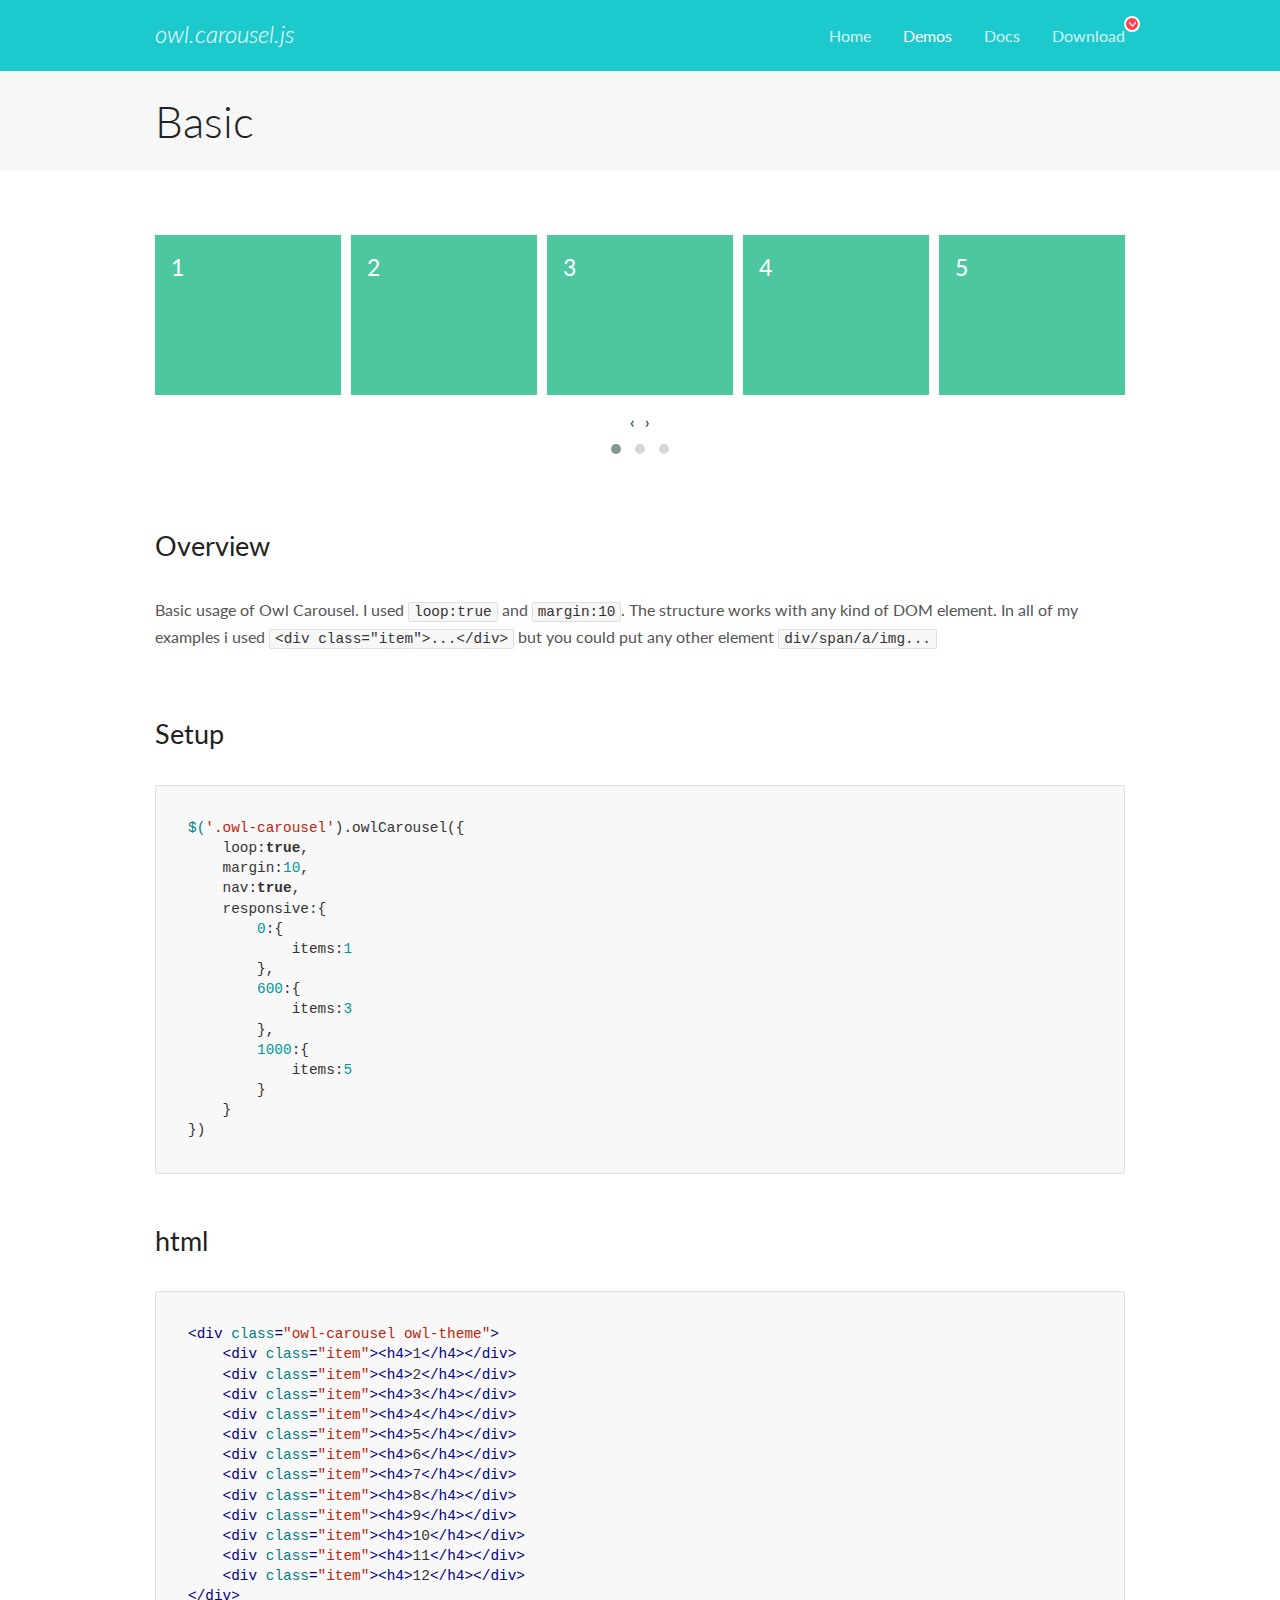
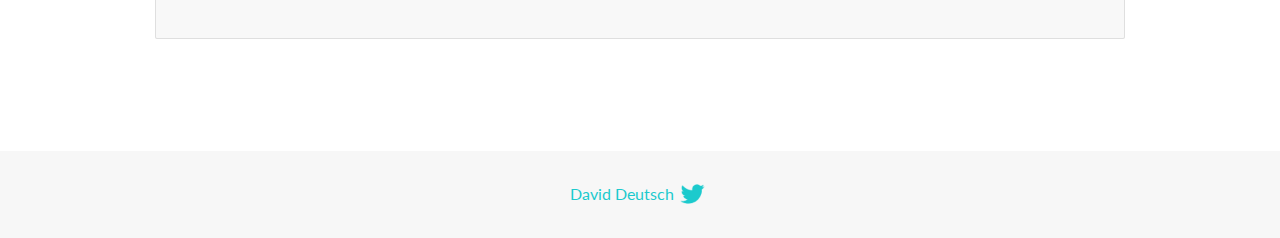
<file: OwlCarousel/docs/demos/basic.html>
<!DOCTYPE html>
<html lang="en">
  <head>

    <!-- head -->
    <meta charset="utf-8">
    <meta name="msapplication-tap-highlight" content="no" />
    <meta name="viewport" content="width=device-width, initial-scale=1.0" />
    <meta name="description" content="Basic usage demo">
    <meta name="author" content="David Deutsch">
    <title>
      Basic Demo | Owl Carousel | 2.3.4
    </title>

    <!-- Stylesheets -->
    <link href='https://fonts.googleapis.com/css?family=Lato:300,400,700,400italic,300italic' rel='stylesheet' type='text/css'>
    <link rel="stylesheet" href="../assets/css/docs.theme.min.css">

    <!-- Owl Stylesheets -->
    <link rel="stylesheet" href="../assets/owlcarousel/assets/owl.carousel.min.css">
    <link rel="stylesheet" href="../assets/owlcarousel/assets/owl.theme.default.min.css">

    <!-- HTML5 shim and Respond.js IE8 support of HTML5 elements and media queries -->

    <!--[if lt IE 9]>
      <script src="https://oss.maxcdn.com/libs/html5shiv/3.7.0/html5shiv.js"></script>
      <script src="https://oss.maxcdn.com/libs/respond.js/1.3.0/respond.min.js"></script>
    <![endif]-->

    <!-- Favicons -->
    <link rel="apple-touch-icon-precomposed" sizes="144x144" href="../assets/ico/apple-touch-icon-144-precomposed.png">
    <link rel="shortcut icon" href="../assets/ico/favicon.png">
    <link rel="shortcut icon" href="favicon.ico">

    <!-- Yeah i know js should not be in header. Its required for demos.-->

    <!-- javascript -->
    <script src="../assets/vendors/jquery.min.js"></script>
    <script src="../assets/owlcarousel/owl.carousel.js"></script>
  </head>
  <body>

    <!-- header -->
    <header class="header">
      <div class="row">
        <div class="large-12 columns">
          <div class="brand left">
            <h3>
              <a href="/OwlCarousel2/">owl.carousel.js</a> 
            </h3>
          </div>
          <a id="toggle-nav" class="right">
            <span></span> <span></span> <span></span> 
          </a> 
          <div class="nav-bar">
            <ul class="clearfix">
              <li> <a href="/OwlCarousel2/index.html">Home</a>  </li>
              <li class="active">
                <a href="/OwlCarousel2/demos/demos.html">Demos</a> 
              </li>
              <li> <a href="/OwlCarousel2/docs/started-welcome.html">Docs</a>  </li>
              <li>
                <a href="https://github.com/OwlCarousel2/OwlCarousel2/archive/2.3.4.zip">Download</a> 
                <span class="download"></span> 
              </li>
            </ul>
          </div>
        </div>
      </div>
    </header>

    <!-- title -->
    <section class="title">
      <div class="row">
        <div class="large-12 columns">
          <h1>Basic</h1>
        </div>
      </div>
    </section>

    <!--  Demos -->
    <section id="demos">
      <div class="row">
        <div class="large-12 columns">
          <div class="owl-carousel owl-theme">
            <div class="item">
              <h4>1</h4>
            </div>
            <div class="item">
              <h4>2</h4>
            </div>
            <div class="item">
              <h4>3</h4>
            </div>
            <div class="item">
              <h4>4</h4>
            </div>
            <div class="item">
              <h4>5</h4>
            </div>
            <div class="item">
              <h4>6</h4>
            </div>
            <div class="item">
              <h4>7</h4>
            </div>
            <div class="item">
              <h4>8</h4>
            </div>
            <div class="item">
              <h4>9</h4>
            </div>
            <div class="item">
              <h4>10</h4>
            </div>
            <div class="item">
              <h4>11</h4>
            </div>
            <div class="item">
              <h4>12</h4>
            </div>
          </div>
          <h3 id="overview">Overview</h3>
          <p>Basic usage of Owl Carousel. I used <code>loop:true</code> and <code>margin:10</code>. The structure works with any kind of DOM element. In all of my examples i used <code>&lt;div class=&quot;item&quot;&gt;...&lt;/div&gt;</code> but you could
            put any other element <code>div/span/a/img...</code></p>
          <h3 id="setup">Setup</h3>
          <pre><code>$(&#39;.owl-carousel&#39;).owlCarousel({
    loop:true,
    margin:10,
    nav:true,
    responsive:{
        0:{
            items:1
        },
        600:{
            items:3
        },
        1000:{
            items:5
        }
    }
})</code></pre>
          <h3 id="html">html</h3>
          <pre><code>&lt;div class=&quot;owl-carousel owl-theme&quot;&gt;
    &lt;div class=&quot;item&quot;&gt;&lt;h4&gt;1&lt;/h4&gt;&lt;/div&gt;
    &lt;div class=&quot;item&quot;&gt;&lt;h4&gt;2&lt;/h4&gt;&lt;/div&gt;
    &lt;div class=&quot;item&quot;&gt;&lt;h4&gt;3&lt;/h4&gt;&lt;/div&gt;
    &lt;div class=&quot;item&quot;&gt;&lt;h4&gt;4&lt;/h4&gt;&lt;/div&gt;
    &lt;div class=&quot;item&quot;&gt;&lt;h4&gt;5&lt;/h4&gt;&lt;/div&gt;
    &lt;div class=&quot;item&quot;&gt;&lt;h4&gt;6&lt;/h4&gt;&lt;/div&gt;
    &lt;div class=&quot;item&quot;&gt;&lt;h4&gt;7&lt;/h4&gt;&lt;/div&gt;
    &lt;div class=&quot;item&quot;&gt;&lt;h4&gt;8&lt;/h4&gt;&lt;/div&gt;
    &lt;div class=&quot;item&quot;&gt;&lt;h4&gt;9&lt;/h4&gt;&lt;/div&gt;
    &lt;div class=&quot;item&quot;&gt;&lt;h4&gt;10&lt;/h4&gt;&lt;/div&gt;
    &lt;div class=&quot;item&quot;&gt;&lt;h4&gt;11&lt;/h4&gt;&lt;/div&gt;
    &lt;div class=&quot;item&quot;&gt;&lt;h4&gt;12&lt;/h4&gt;&lt;/div&gt;
&lt;/div&gt;</code></pre>
          <script>
            $(document).ready(function() {
              var owl = $('.owl-carousel');
              owl.owlCarousel({
                margin: 10,
                nav: true,
                loop: true,
                responsive: {
                  0: {
                    items: 1
                  },
                  600: {
                    items: 3
                  },
                  1000: {
                    items: 5
                  }
                }
              })
            })
          </script>
        </div>
      </div>
    </section>

    <!-- footer -->
    <footer class="footer">
      <div class="row">
        <div class="large-12 columns">
          <h5>
            <a href="/OwlCarousel2/docs/support-contact.html">David Deutsch</a> 
            <a id="custom-tweet-button" href="https://twitter.com/share?url=https://github.com/OwlCarousel2/OwlCarousel2&text=Owl Carousel - This is so awesome! " target="_blank"></a> 
          </h5>
        </div>
      </div>
    </footer>

    <!-- vendors -->
    <script src="../assets/vendors/highlight.js"></script>
    <script src="../assets/js/app.js"></script>
  </body>
</html>
</file>
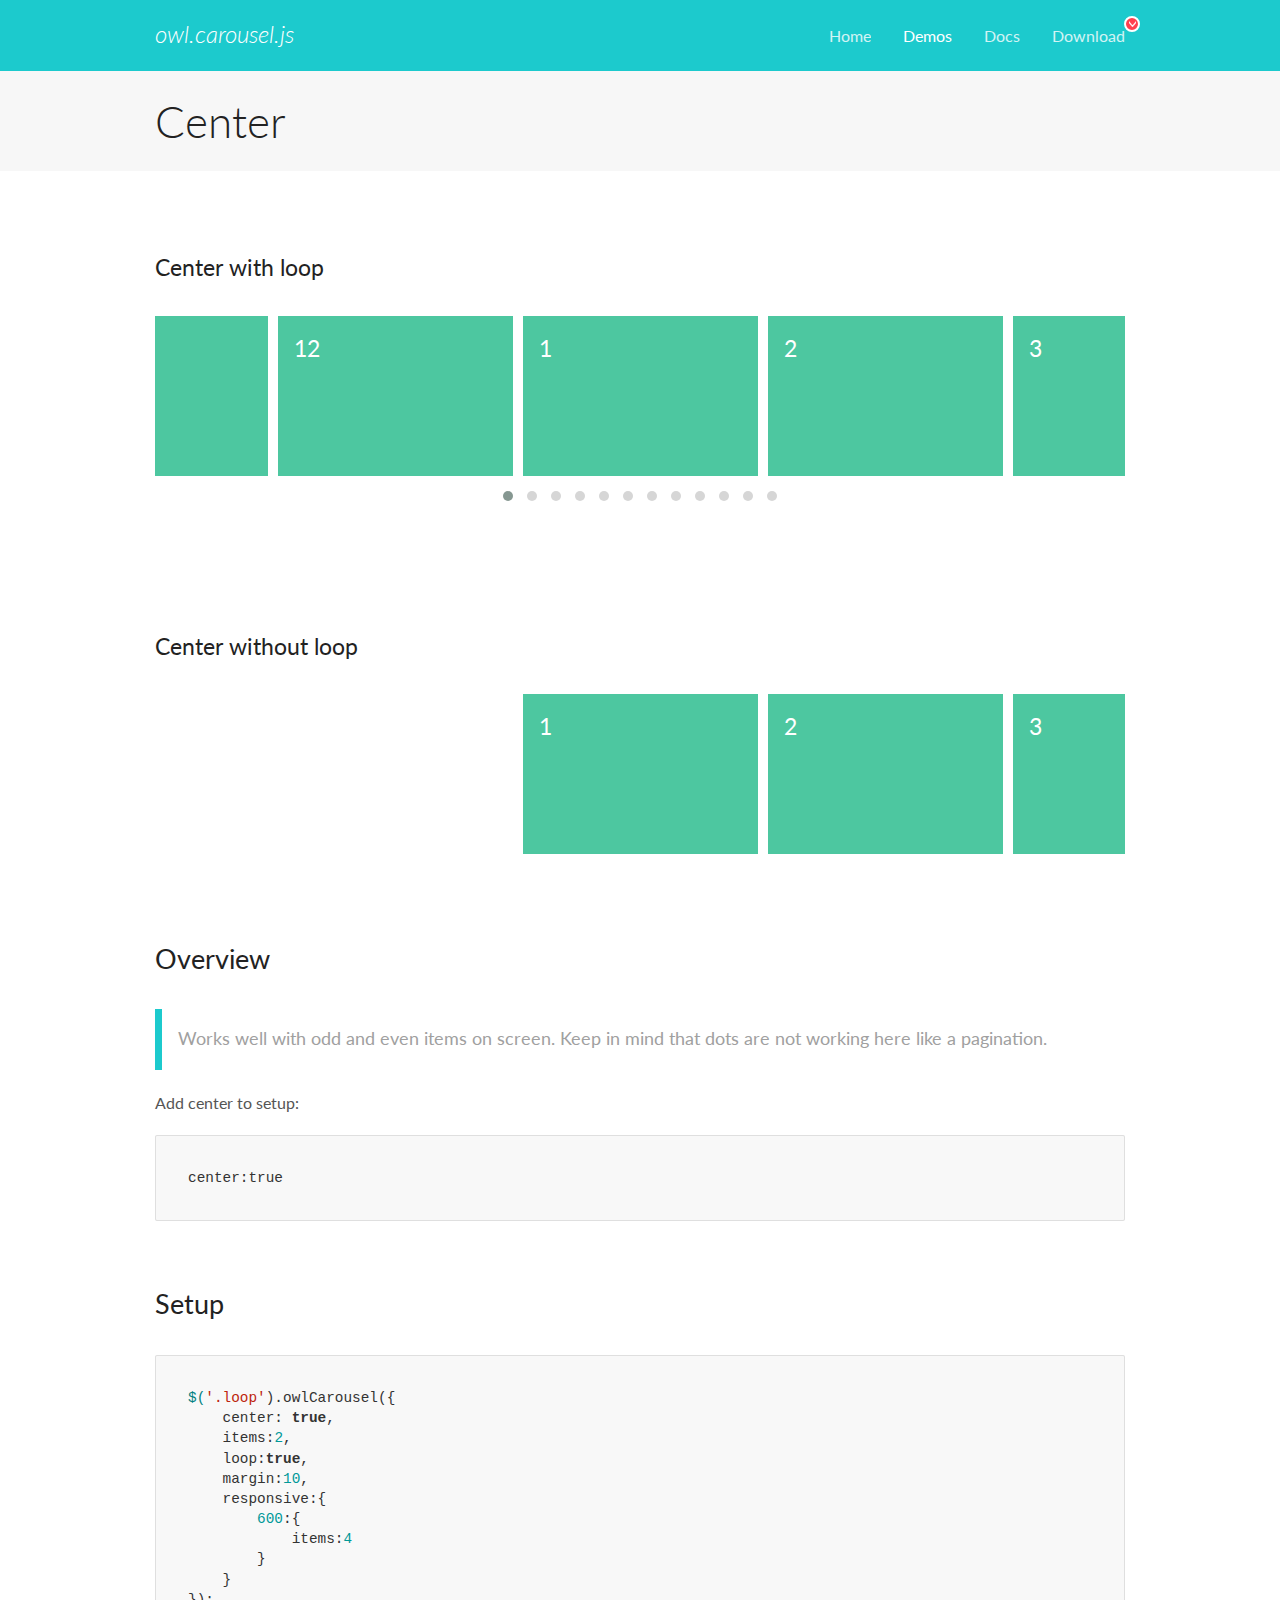
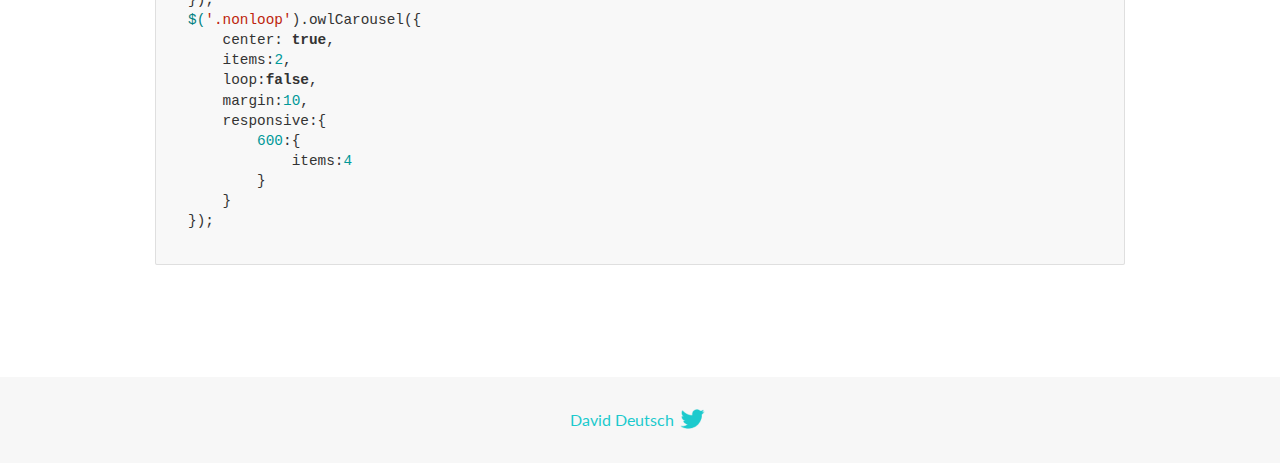
<file: OwlCarousel/docs/demos/center.html>
<!DOCTYPE html>
<html lang="en">
  <head>

    <!-- head -->
    <meta charset="utf-8">
    <meta name="msapplication-tap-highlight" content="no" />
    <meta name="viewport" content="width=device-width, initial-scale=1.0" />
    <meta name="description" content="Center carousel">
    <meta name="author" content="David Deutsch">
    <title>
      Center Demo | Owl Carousel | 2.3.4
    </title>

    <!-- Stylesheets -->
    <link href='https://fonts.googleapis.com/css?family=Lato:300,400,700,400italic,300italic' rel='stylesheet' type='text/css'>
    <link rel="stylesheet" href="../assets/css/docs.theme.min.css">

    <!-- Owl Stylesheets -->
    <link rel="stylesheet" href="../assets/owlcarousel/assets/owl.carousel.min.css">
    <link rel="stylesheet" href="../assets/owlcarousel/assets/owl.theme.default.min.css">

    <!-- HTML5 shim and Respond.js IE8 support of HTML5 elements and media queries -->

    <!--[if lt IE 9]>
      <script src="https://oss.maxcdn.com/libs/html5shiv/3.7.0/html5shiv.js"></script>
      <script src="https://oss.maxcdn.com/libs/respond.js/1.3.0/respond.min.js"></script>
    <![endif]-->

    <!-- Favicons -->
    <link rel="apple-touch-icon-precomposed" sizes="144x144" href="../assets/ico/apple-touch-icon-144-precomposed.png">
    <link rel="shortcut icon" href="../assets/ico/favicon.png">
    <link rel="shortcut icon" href="favicon.ico">

    <!-- Yeah i know js should not be in header. Its required for demos.-->

    <!-- javascript -->
    <script src="../assets/vendors/jquery.min.js"></script>
    <script src="../assets/owlcarousel/owl.carousel.js"></script>
  </head>
  <body>

    <!-- header -->
    <header class="header">
      <div class="row">
        <div class="large-12 columns">
          <div class="brand left">
            <h3>
              <a href="/OwlCarousel2/">owl.carousel.js</a> 
            </h3>
          </div>
          <a id="toggle-nav" class="right">
            <span></span> <span></span> <span></span> 
          </a> 
          <div class="nav-bar">
            <ul class="clearfix">
              <li> <a href="/OwlCarousel2/index.html">Home</a>  </li>
              <li class="active">
                <a href="/OwlCarousel2/demos/demos.html">Demos</a> 
              </li>
              <li> <a href="/OwlCarousel2/docs/started-welcome.html">Docs</a>  </li>
              <li>
                <a href="https://github.com/OwlCarousel2/OwlCarousel2/archive/2.3.4.zip">Download</a> 
                <span class="download"></span> 
              </li>
            </ul>
          </div>
        </div>
      </div>
    </header>

    <!-- title -->
    <section class="title">
      <div class="row">
        <div class="large-12 columns">
          <h1>Center</h1>
        </div>
      </div>
    </section>

    <!--  Demos -->
    <section id="demos">
      <div class="row">
        <div class="large-12 columns">
          <h4 id="center-with-loop">Center with loop</h4>
          <div class="loop owl-carousel owl-theme">
            <div class="item">
              <h4>1</h4>
            </div>
            <div class="item">
              <h4>2</h4>
            </div>
            <div class="item">
              <h4>3</h4>
            </div>
            <div class="item">
              <h4>4</h4>
            </div>
            <div class="item">
              <h4>5</h4>
            </div>
            <div class="item">
              <h4>6</h4>
            </div>
            <div class="item">
              <h4>7</h4>
            </div>
            <div class="item">
              <h4>8</h4>
            </div>
            <div class="item">
              <h4>9</h4>
            </div>
            <div class="item">
              <h4>10</h4>
            </div>
            <div class="item">
              <h4>11</h4>
            </div>
            <div class="item">
              <h4>12</h4>
            </div>
          </div>
          <br>
          <h4 id="center-without-loop">Center without loop</h4>
          <div class="nonloop owl-carousel">
            <div class="item">
              <h4>1</h4>
            </div>
            <div class="item">
              <h4>2</h4>
            </div>
            <div class="item">
              <h4>3</h4>
            </div>
            <div class="item">
              <h4>4</h4>
            </div>
            <div class="item">
              <h4>5</h4>
            </div>
            <div class="item">
              <h4>6</h4>
            </div>
            <div class="item">
              <h4>7</h4>
            </div>
            <div class="item">
              <h4>8</h4>
            </div>
            <div class="item">
              <h4>9</h4>
            </div>
            <div class="item">
              <h4>10</h4>
            </div>
            <div class="item">
              <h4>11</h4>
            </div>
            <div class="item">
              <h4>12</h4>
            </div>
          </div>
          <h3 id="overview">Overview</h3>
          <blockquote>
            <p>Works well with odd and even items on screen. Keep in mind that dots are not working here like a pagination.</p>
          </blockquote>
          <p>Add center to setup:</p>
          <pre><code>center:true</code></pre>
          <h3 id="setup">Setup</h3>
          <pre><code>$(&#39;.loop&#39;).owlCarousel({
    center: true,
    items:2,
    loop:true,
    margin:10,
    responsive:{
        600:{
            items:4
        }
    }
});
$(&#39;.nonloop&#39;).owlCarousel({
    center: true,
    items:2,
    loop:false,
    margin:10,
    responsive:{
        600:{
            items:4
        }
    }
});</code></pre>
          <script>
            jQuery(document).ready(function($) {
              $('.loop').owlCarousel({
                center: true,
                items: 2,
                loop: true,
                margin: 10,
                responsive: {
                  600: {
                    items: 4
                  }
                }
              });
              $('.nonloop').owlCarousel({
                center: true,
                items: 2,
                loop: false,
                margin: 10,
                responsive: {
                  600: {
                    items: 4
                  }
                }
              });
            });
          </script>
        </div>
      </div>
    </section>

    <!-- footer -->
    <footer class="footer">
      <div class="row">
        <div class="large-12 columns">
          <h5>
            <a href="/OwlCarousel2/docs/support-contact.html">David Deutsch</a> 
            <a id="custom-tweet-button" href="https://twitter.com/share?url=https://github.com/OwlCarousel2/OwlCarousel2&text=Owl Carousel - This is so awesome! " target="_blank"></a> 
          </h5>
        </div>
      </div>
    </footer>

    <!-- vendors -->
    <script src="../assets/vendors/highlight.js"></script>
    <script src="../assets/js/app.js"></script>
  </body>
</html>
</file>
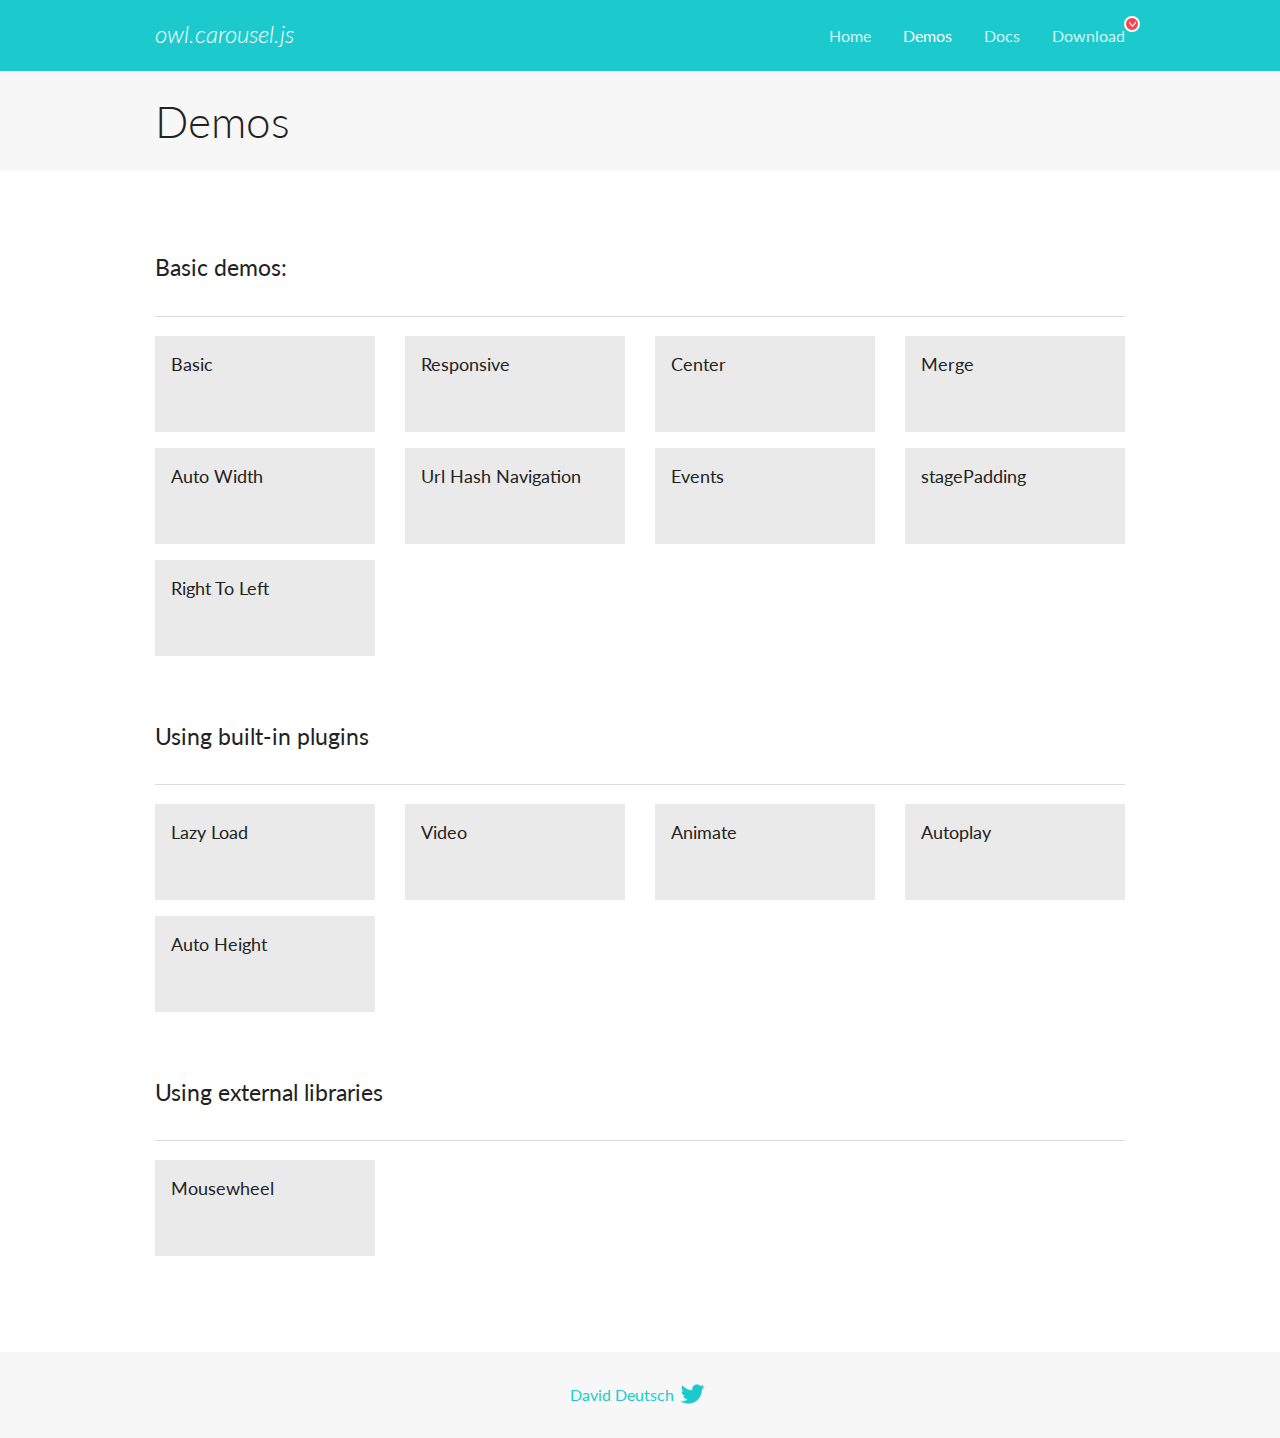
<file: OwlCarousel/docs/demos/demos.html>
<!DOCTYPE html>
<html lang="en">
  <head>

    <!-- head -->
    <meta charset="utf-8">
    <meta name="msapplication-tap-highlight" content="no" />
    <meta name="viewport" content="width=device-width, initial-scale=1.0" />
    <meta name="description" content="A list of Owl Carousel examples.">
    <meta name="author" content="David Deutsch">
    <title>
      Demos | Owl Carousel | 2.3.4
    </title>

    <!-- Stylesheets -->
    <link href='https://fonts.googleapis.com/css?family=Lato:300,400,700,400italic,300italic' rel='stylesheet' type='text/css'>
    <link rel="stylesheet" href="../assets/css/docs.theme.min.css">

    <!-- Owl Stylesheets -->
    <link rel="stylesheet" href="../assets/owlcarousel/assets/owl.carousel.min.css">
    <link rel="stylesheet" href="../assets/owlcarousel/assets/owl.theme.default.min.css">

    <!-- HTML5 shim and Respond.js IE8 support of HTML5 elements and media queries -->

    <!--[if lt IE 9]>
      <script src="https://oss.maxcdn.com/libs/html5shiv/3.7.0/html5shiv.js"></script>
      <script src="https://oss.maxcdn.com/libs/respond.js/1.3.0/respond.min.js"></script>
    <![endif]-->

    <!-- Favicons -->
    <link rel="apple-touch-icon-precomposed" sizes="144x144" href="../assets/ico/apple-touch-icon-144-precomposed.png">
    <link rel="shortcut icon" href="../assets/ico/favicon.png">
    <link rel="shortcut icon" href="favicon.ico">

    <!-- Yeah i know js should not be in header. Its required for demos.-->

    <!-- javascript -->
    <script src="../assets/vendors/jquery.min.js"></script>
    <script src="../assets/owlcarousel/owl.carousel.js"></script>
  </head>
  <body>

    <!-- header -->
    <header class="header">
      <div class="row">
        <div class="large-12 columns">
          <div class="brand left">
            <h3>
              <a href="/OwlCarousel2/">owl.carousel.js</a> 
            </h3>
          </div>
          <a id="toggle-nav" class="right">
            <span></span> <span></span> <span></span> 
          </a> 
          <div class="nav-bar">
            <ul class="clearfix">
              <li> <a href="/OwlCarousel2/index.html">Home</a>  </li>
              <li class="active">
                <a href="/OwlCarousel2/demos/demos.html">Demos</a> 
              </li>
              <li> <a href="/OwlCarousel2/docs/started-welcome.html">Docs</a>  </li>
              <li>
                <a href="https://github.com/OwlCarousel2/OwlCarousel2/archive/2.3.4.zip">Download</a> 
                <span class="download"></span> 
              </li>
            </ul>
          </div>
        </div>
      </div>
    </header>

    <!-- title -->
    <section class="title">
      <div class="row">
        <div class="large-12 columns">
          <h1>Demos</h1>
        </div>
      </div>
    </section>

    <!--  Demos -->
    <section id="demos">
      <div class="row">
        <div class="large-12 columns">
          <h4 id="basic-demos-">Basic demos:</h4>
          <hr>
          <div class="demo-list">
            <div class="row">
              <div class="small-6 medium-4 large-3 columns">
                <a href="basic.html" class="demo-block">
                  <h5>Basic </h5>
                </a> 
              </div>
              <div class="small-6 medium-4 large-3 columns">
                <a href="responsive.html" class="demo-block">
                  <h5>Responsive </h5>
                </a> 
              </div>
              <div class="small-6 medium-4 large-3 columns">
                <a href="center.html" class="demo-block">
                  <h5>Center </h5>
                </a> 
              </div>
              <div class="small-6 medium-4 large-3 columns">
                <a href="merge.html" class="demo-block">
                  <h5>Merge </h5>
                </a> 
              </div>
              <div class="small-6 medium-4 large-3 columns">
                <a href="autowidth.html" class="demo-block">
                  <h5>Auto Width </h5>
                </a> 
              </div>
              <div class="small-6 medium-4 large-3 columns">
                <a href="urlhashnav.html" class="demo-block">
                  <h5>Url Hash Navigation </h5>
                </a> 
              </div>
              <div class="small-6 medium-4 large-3 columns">
                <a href="events.html" class="demo-block">
                  <h5>Events </h5>
                </a> 
              </div>
              <div class="small-6 medium-4 large-3 columns">
                <a href="stagepadding.html" class="demo-block">
                  <h5>stagePadding </h5>
                </a> 
              </div>
              <div class="small-6 medium-4 large-3 columns">
                <a href="rtl.html" class="demo-block">
                  <h5>Right To Left </h5>
                </a> 
              </div>
            </div>
          </div>
          <h4 id="using-built-in-plugins">Using built-in plugins</h4>
          <hr>
          <div class="demo-list">
            <div class="row">
              <div class="small-6 medium-4 large-3 columns">
                <a href="lazyLoad.html" class="demo-block">
                  <h5>Lazy Load </h5>
                </a> 
              </div>
              <div class="small-6 medium-4 large-3 columns">
                <a href="video.html" class="demo-block">
                  <h5>Video </h5>
                </a> 
              </div>
              <div class="small-6 medium-4 large-3 columns">
                <a href="animate.html" class="demo-block">
                  <h5>Animate </h5>
                </a> 
              </div>
              <div class="small-6 medium-4 large-3 columns">
                <a href="autoplay.html" class="demo-block">
                  <h5>Autoplay </h5>
                </a> 
              </div>
              <div class="small-6 medium-4 large-3 columns">
                <a href="autoheight.html" class="demo-block">
                  <h5>Auto Height </h5>
                </a> 
              </div>
            </div>
          </div>
          <h4 id="using-external-libraries">Using external libraries</h4>
          <hr>
          <div class="demo-list">
            <div class="row">
              <div class="small-6 medium-4 large-3 columns">
                <a href="mousewheel.html" class="demo-block">
                  <h5>Mousewheel </h5>
                </a> 
              </div>
            </div>
          </div>
        </div>
      </div>
    </section>

    <!-- footer -->
    <footer class="footer">
      <div class="row">
        <div class="large-12 columns">
          <h5>
            <a href="/OwlCarousel2/docs/support-contact.html">David Deutsch</a> 
            <a id="custom-tweet-button" href="https://twitter.com/share?url=https://github.com/OwlCarousel2/OwlCarousel2&text=Owl Carousel - This is so awesome! " target="_blank"></a> 
          </h5>
        </div>
      </div>
    </footer>

    <!-- vendors -->
    <script src="../assets/vendors/highlight.js"></script>
    <script src="../assets/js/app.js"></script>
  </body>
</html>
</file>
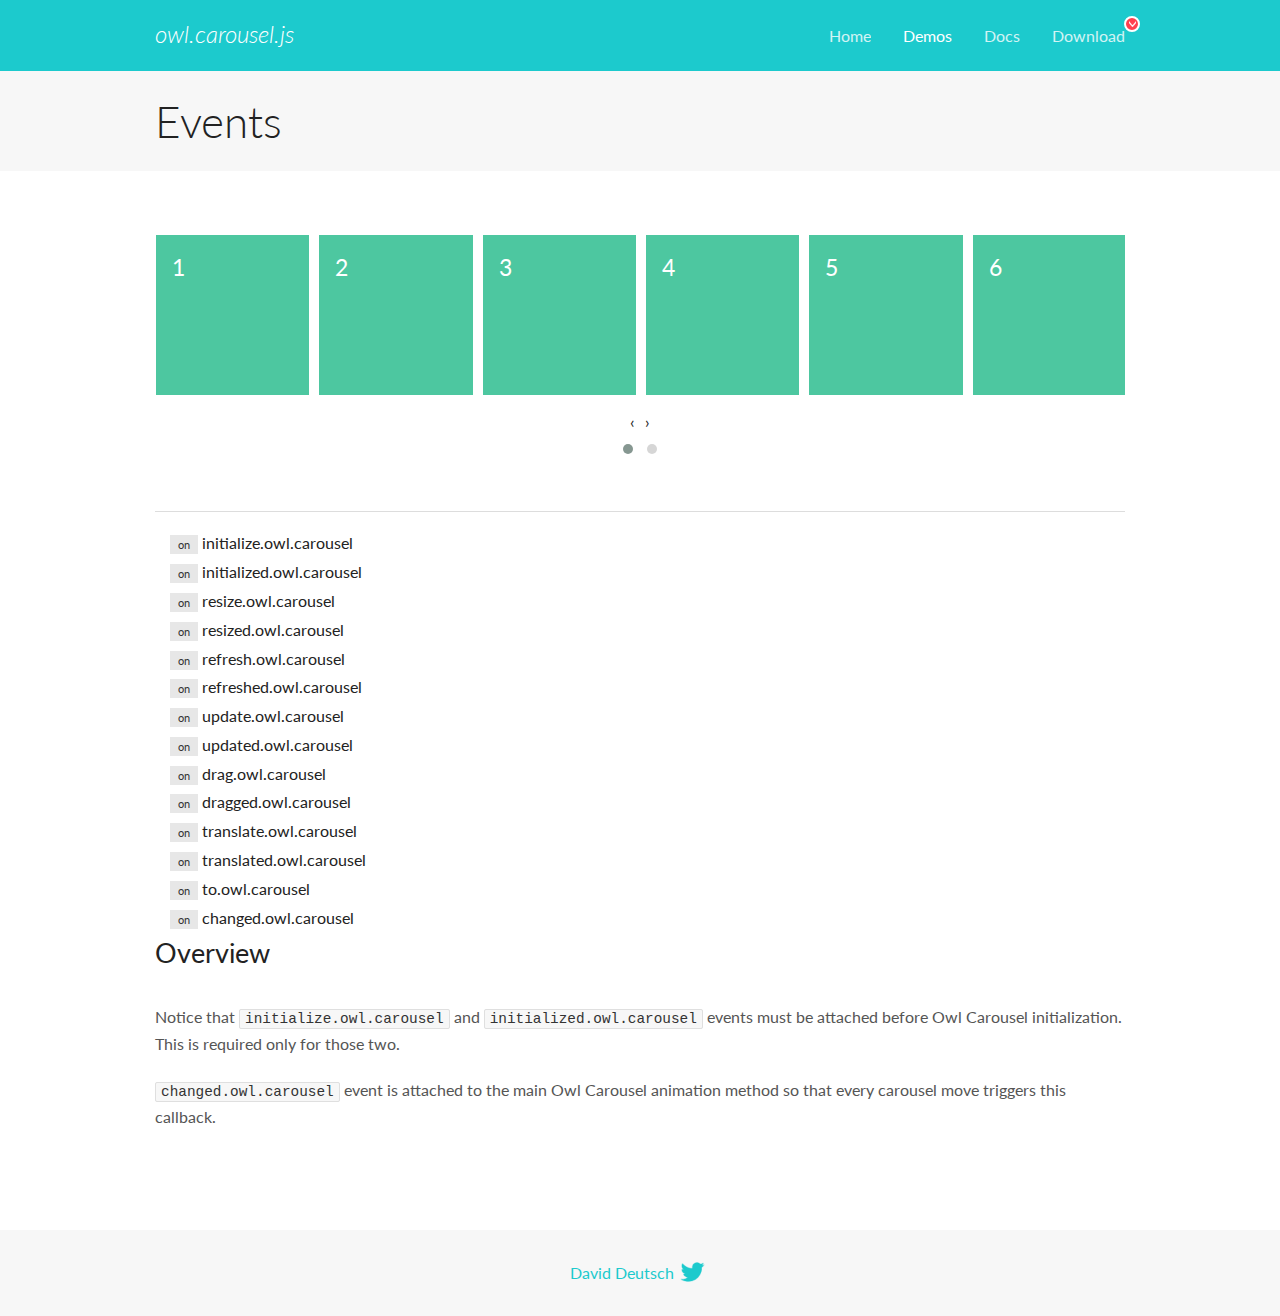
<file: OwlCarousel/docs/demos/events.html>
<!DOCTYPE html>
<html lang="en">
  <head>

    <!-- head -->
    <meta charset="utf-8">
    <meta name="msapplication-tap-highlight" content="no" />
    <meta name="viewport" content="width=device-width, initial-scale=1.0" />
    <meta name="description" content="Events usage demo">
    <meta name="author" content="David Deutsch">
    <title>
      Events Demo | Owl Carousel | 2.3.4
    </title>

    <!-- Stylesheets -->
    <link href='https://fonts.googleapis.com/css?family=Lato:300,400,700,400italic,300italic' rel='stylesheet' type='text/css'>
    <link rel="stylesheet" href="../assets/css/docs.theme.min.css">

    <!-- Owl Stylesheets -->
    <link rel="stylesheet" href="../assets/owlcarousel/assets/owl.carousel.min.css">
    <link rel="stylesheet" href="../assets/owlcarousel/assets/owl.theme.default.min.css">

    <!-- HTML5 shim and Respond.js IE8 support of HTML5 elements and media queries -->

    <!--[if lt IE 9]>
      <script src="https://oss.maxcdn.com/libs/html5shiv/3.7.0/html5shiv.js"></script>
      <script src="https://oss.maxcdn.com/libs/respond.js/1.3.0/respond.min.js"></script>
    <![endif]-->

    <!-- Favicons -->
    <link rel="apple-touch-icon-precomposed" sizes="144x144" href="../assets/ico/apple-touch-icon-144-precomposed.png">
    <link rel="shortcut icon" href="../assets/ico/favicon.png">
    <link rel="shortcut icon" href="favicon.ico">

    <!-- Yeah i know js should not be in header. Its required for demos.-->

    <!-- javascript -->
    <script src="../assets/vendors/jquery.min.js"></script>
    <script src="../assets/owlcarousel/owl.carousel.js"></script>
  </head>
  <body>

    <!-- header -->
    <header class="header">
      <div class="row">
        <div class="large-12 columns">
          <div class="brand left">
            <h3>
              <a href="/OwlCarousel2/">owl.carousel.js</a> 
            </h3>
          </div>
          <a id="toggle-nav" class="right">
            <span></span> <span></span> <span></span> 
          </a> 
          <div class="nav-bar">
            <ul class="clearfix">
              <li> <a href="/OwlCarousel2/index.html">Home</a>  </li>
              <li class="active">
                <a href="/OwlCarousel2/demos/demos.html">Demos</a> 
              </li>
              <li> <a href="/OwlCarousel2/docs/started-welcome.html">Docs</a>  </li>
              <li>
                <a href="https://github.com/OwlCarousel2/OwlCarousel2/archive/2.3.4.zip">Download</a> 
                <span class="download"></span> 
              </li>
            </ul>
          </div>
        </div>
      </div>
    </header>

    <!-- title -->
    <section class="title">
      <div class="row">
        <div class="large-12 columns">
          <h1>Events</h1>
        </div>
      </div>
    </section>

    <!--  Demos -->
    <section id="demos">
      <div class="row">
        <div class="large-12 columns">
          <div class="owl-carousel owl-theme">
            <div class="item">
              <h4>1</h4>
            </div>
            <div class="item">
              <h4>2</h4>
            </div>
            <div class="item">
              <h4>3</h4>
            </div>
            <div class="item">
              <h4>4</h4>
            </div>
            <div class="item">
              <h4>5</h4>
            </div>
            <div class="item">
              <h4>6</h4>
            </div>
            <div class="item">
              <h4>7</h4>
            </div>
            <div class="item">
              <h4>8</h4>
            </div>
            <div class="item">
              <h4>9</h4>
            </div>
            <div class="item">
              <h4>10</h4>
            </div>
            <div class="item">
              <h4>11</h4>
            </div>
            <div class="item">
              <h4>12</h4>
            </div>
          </div>
          <hr>
          <div class="large-12 columns callbacks">
            <div><span class="label secondary initialize">on</span>  initialize.owl.carousel </div>
            <div><span class="label secondary initialized">on</span>  initialized.owl.carousel </div>
            <div><span class="label secondary resize">on</span>  resize.owl.carousel </div>
            <div><span class="label secondary resized">on</span>  resized.owl.carousel </div>
            <div><span class="label secondary refresh">on</span>  refresh.owl.carousel </div>
            <div><span class="label secondary refreshed">on</span>  refreshed.owl.carousel </div>
            <div><span class="label secondary update">on</span>  update.owl.carousel </div>
            <div><span class="label secondary updated">on</span>  updated.owl.carousel </div>
            <div><span class="label secondary drag">on</span>  drag.owl.carousel </div>
            <div><span class="label secondary dragged">on</span>  dragged.owl.carousel </div>
            <div><span class="label secondary translate">on</span>  translate.owl.carousel </div>
            <div><span class="label secondary translated">on</span>  translated.owl.carousel </div>
            <div><span class="label secondary to">on</span>  to.owl.carousel </div>
            <div><span class="label secondary changed">on</span>  changed.owl.carousel </div>
          </div>
          <h3 id="overview">Overview</h3>
          <p>Notice that <code>initialize.owl.carousel</code> and <code>initialized.owl.carousel</code> events must be attached before Owl Carousel initialization. This is required only for those two.</p>
          <p><code>changed.owl.carousel</code> event is attached to the main Owl Carousel animation method so that every carousel move triggers this callback.</p>
          <script>
            jQuery(document).ready(function($) {
              var owl = $('.owl-carousel');
              owl.on('initialize.owl.carousel initialized.owl.carousel ' +
                'initialize.owl.carousel initialize.owl.carousel ' +
                'resize.owl.carousel resized.owl.carousel ' +
                'refresh.owl.carousel refreshed.owl.carousel ' +
                'update.owl.carousel updated.owl.carousel ' +
                'drag.owl.carousel dragged.owl.carousel ' +
                'translate.owl.carousel translated.owl.carousel ' +
                'to.owl.carousel changed.owl.carousel',
                function(e) {
                  $('.' + e.type)
                    .removeClass('secondary')
                    .addClass('success');
                  window.setTimeout(function() {
                    $('.' + e.type)
                      .removeClass('success')
                      .addClass('secondary');
                  }, 500);
                });
              owl.owlCarousel({
                loop: true,
                nav: true,
                lazyLoad: true,
                margin: 10,
                video: true,
                responsive: {
                  0: {
                    items: 1
                  },
                  600: {
                    items: 3
                  },
                  960: {
                    items: 5,
                  },
                  1200: {
                    items: 6
                  }
                }
              });
            });
          </script>
        </div>
      </div>
    </section>

    <!-- footer -->
    <footer class="footer">
      <div class="row">
        <div class="large-12 columns">
          <h5>
            <a href="/OwlCarousel2/docs/support-contact.html">David Deutsch</a> 
            <a id="custom-tweet-button" href="https://twitter.com/share?url=https://github.com/OwlCarousel2/OwlCarousel2&text=Owl Carousel - This is so awesome! " target="_blank"></a> 
          </h5>
        </div>
      </div>
    </footer>

    <!-- vendors -->
    <script src="../assets/vendors/highlight.js"></script>
    <script src="../assets/js/app.js"></script>
  </body>
</html>
</file>
